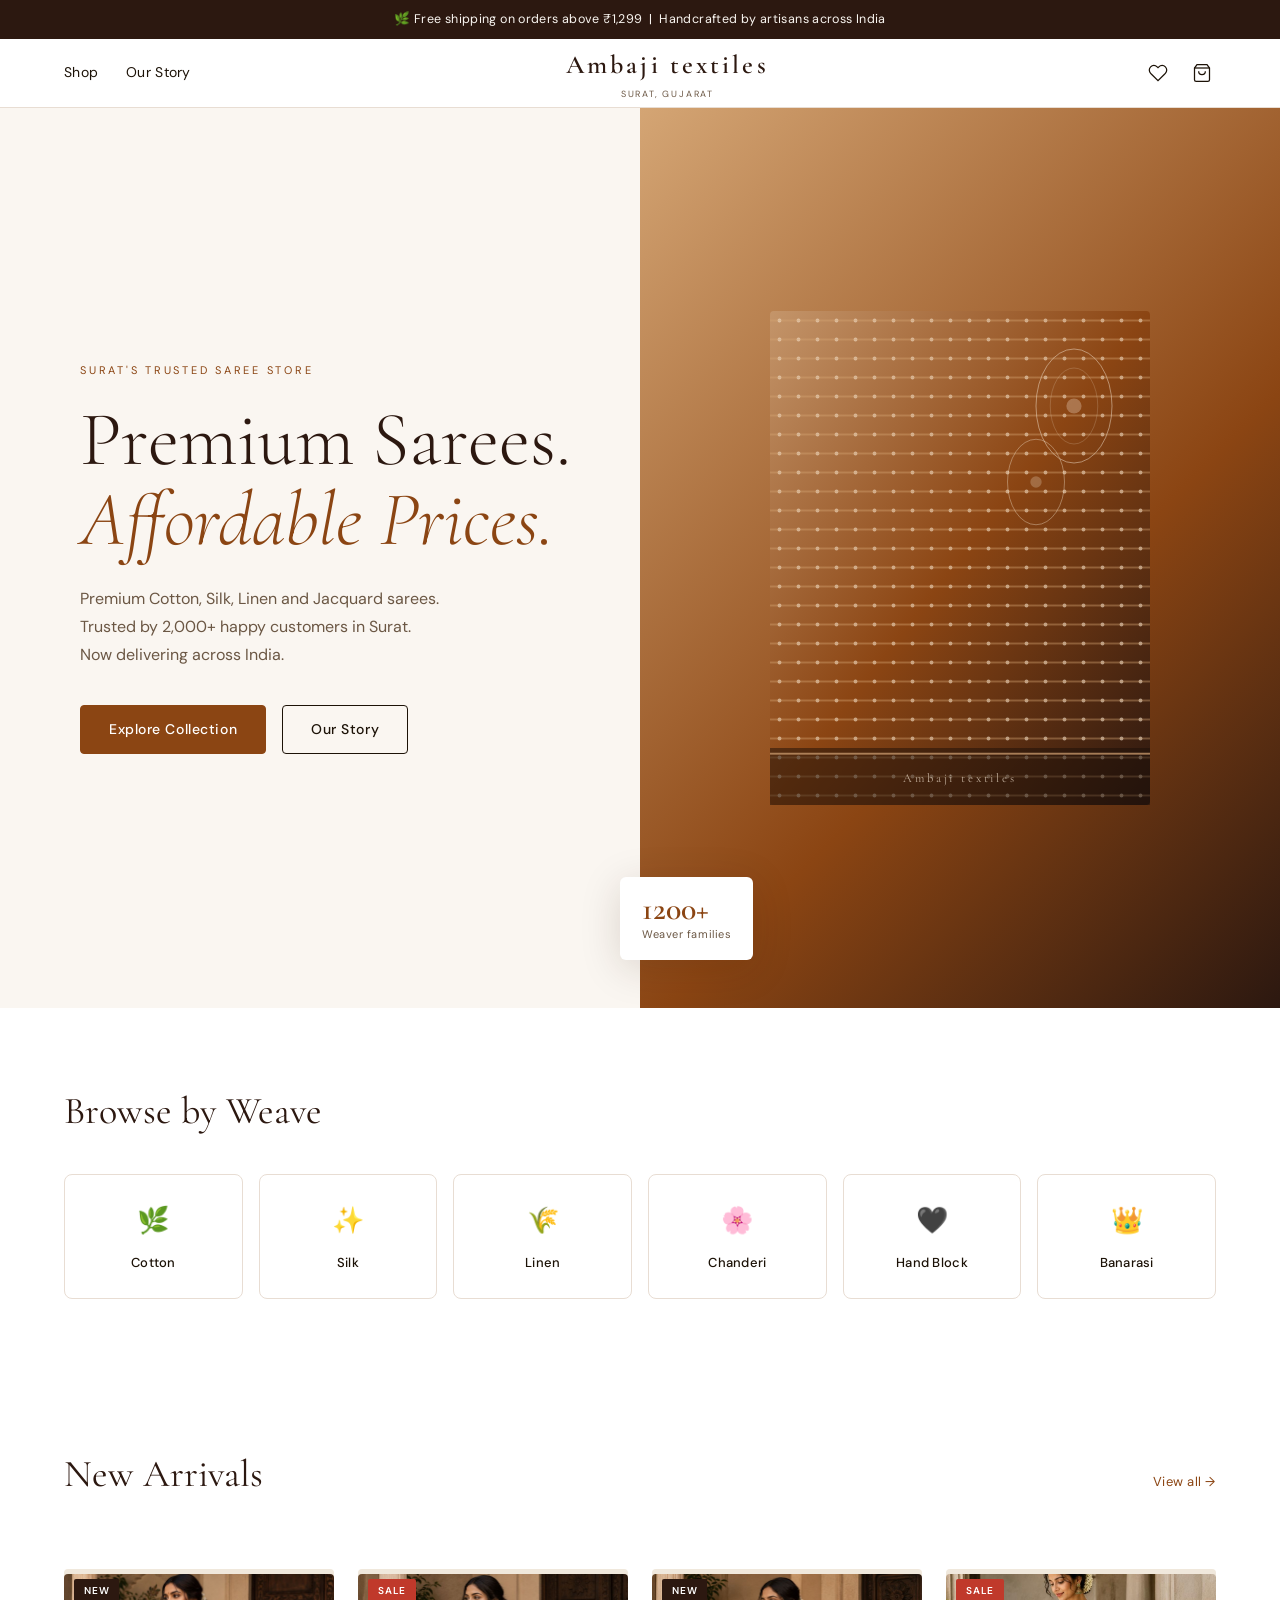
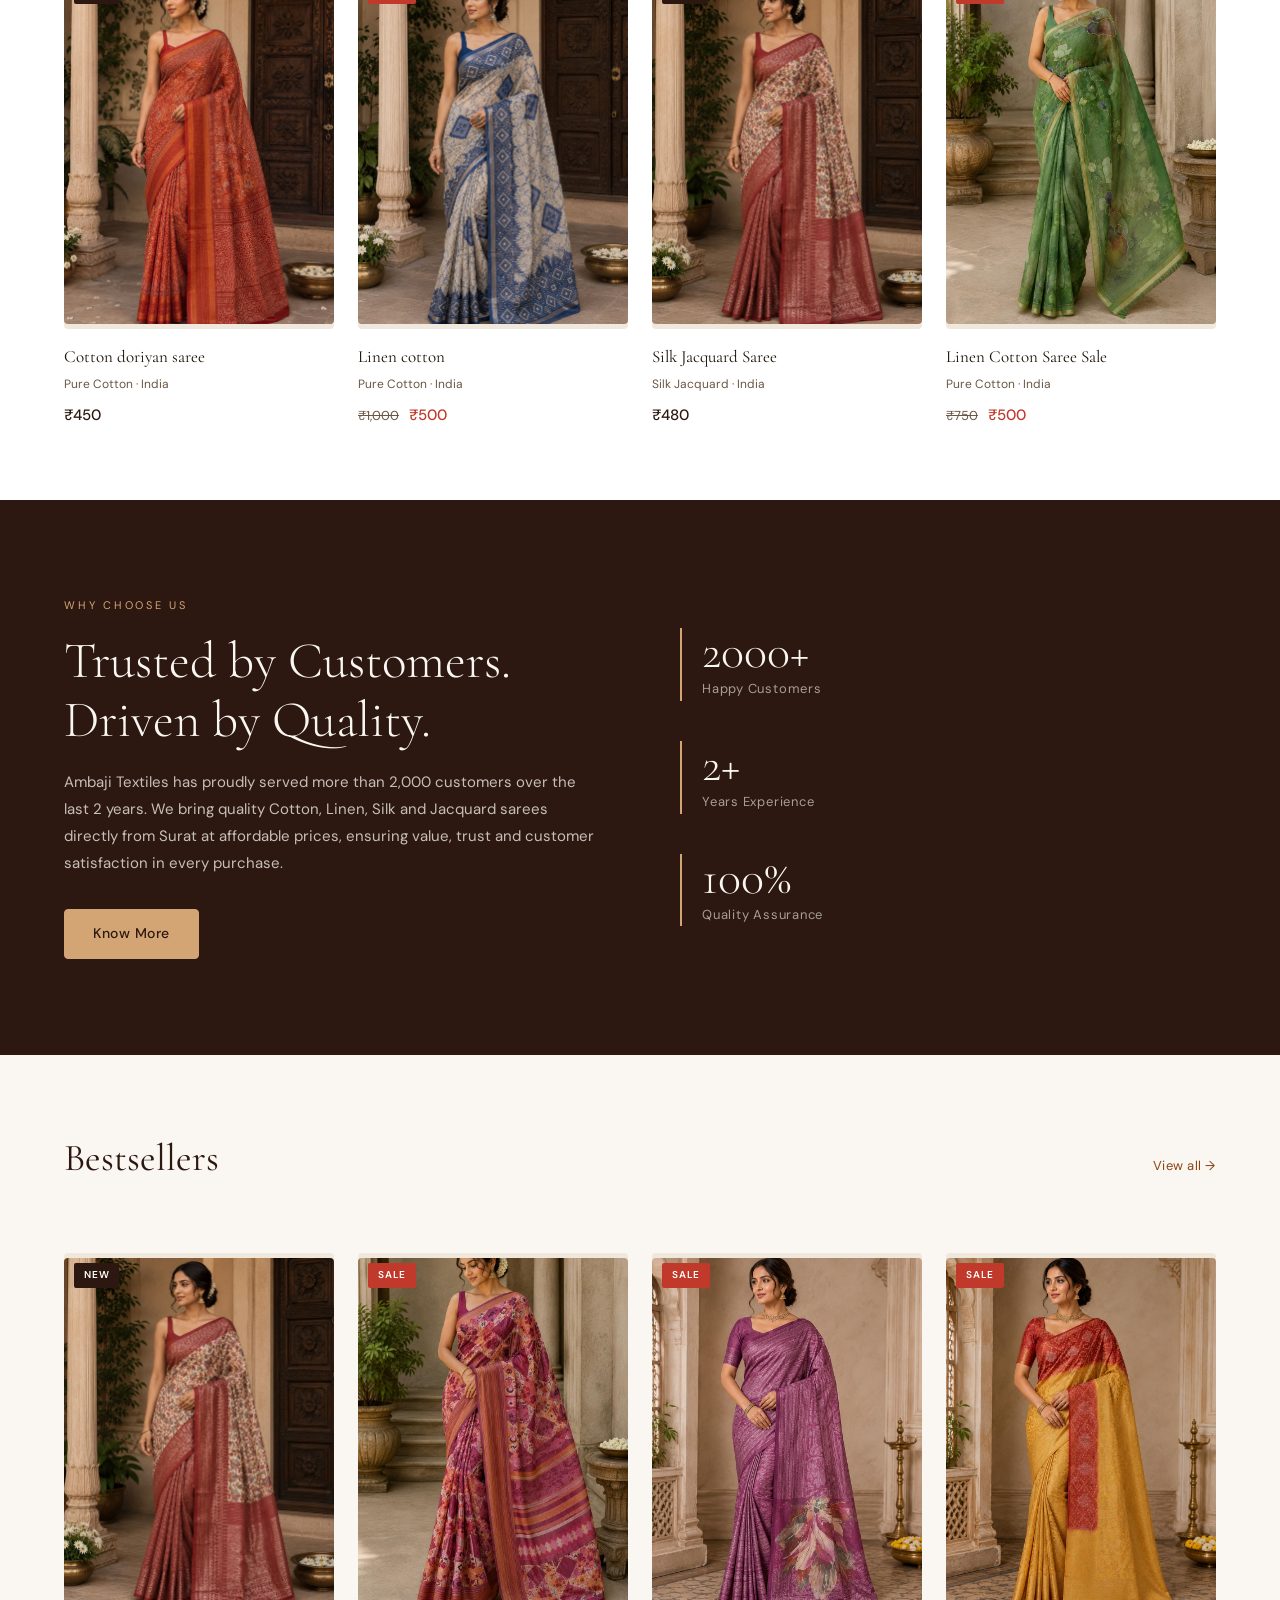
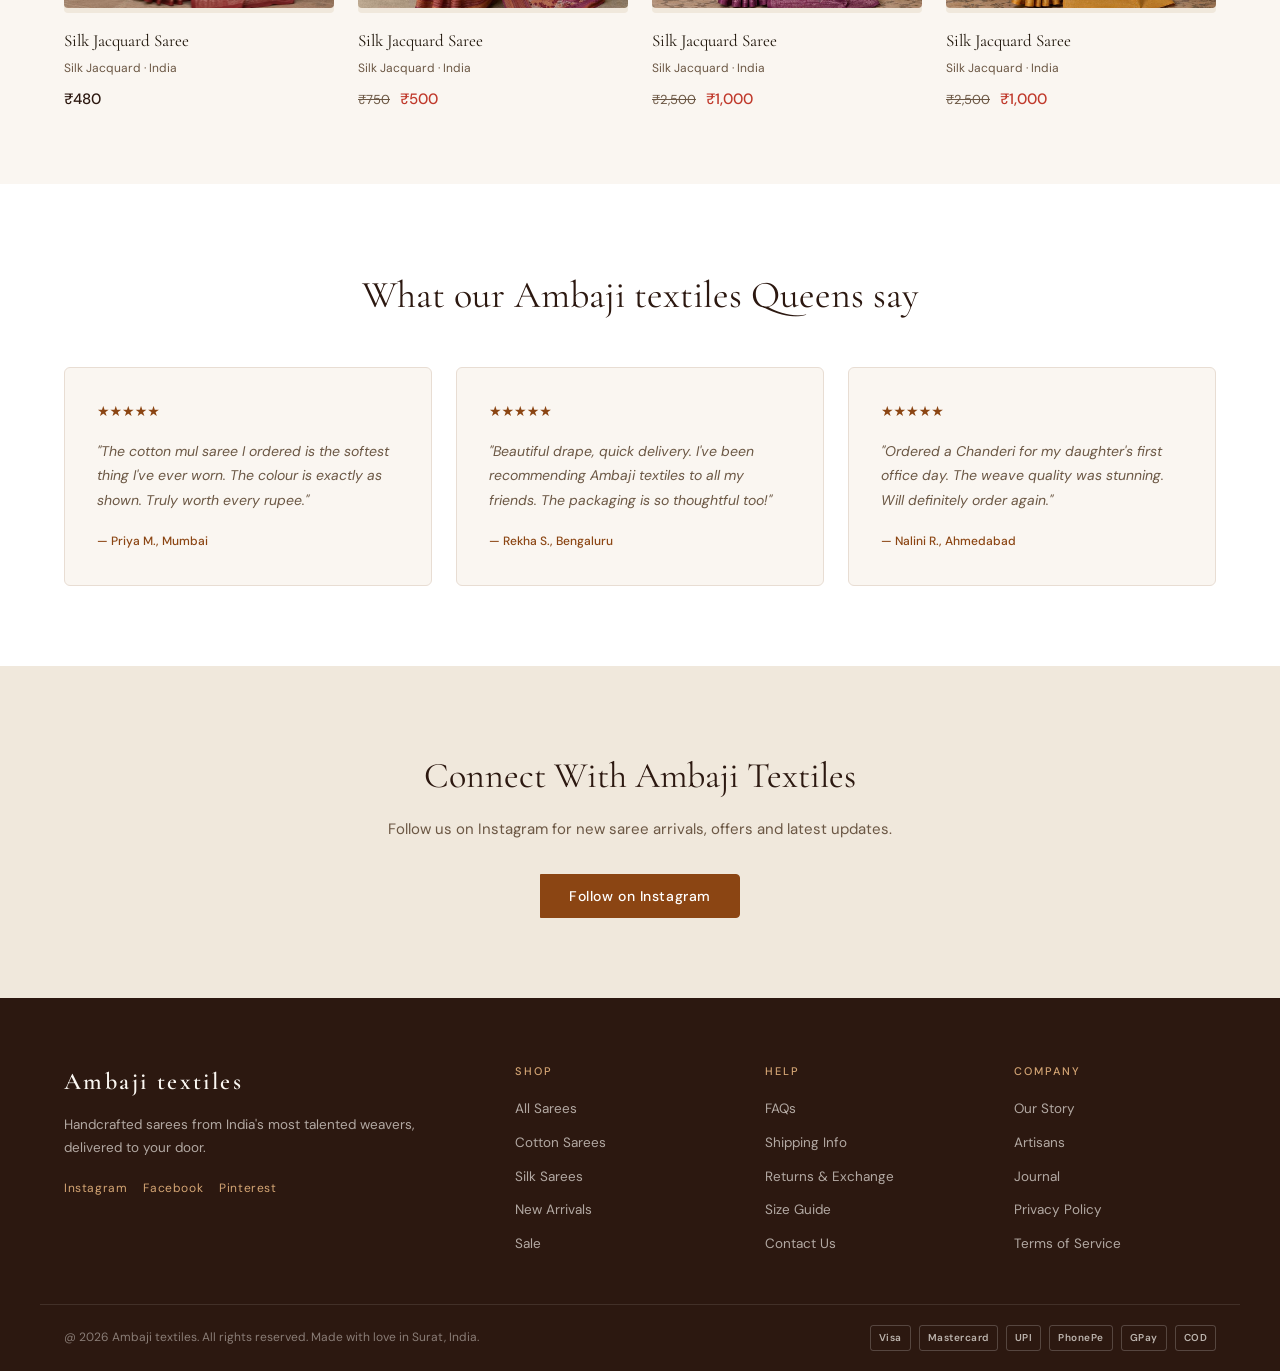
<file: index.html>
<!DOCTYPE html>
<html lang="en">
<head>
  <meta charset="UTF-8" />
  <meta name="viewport" content="width=device-width, initial-scale=1.0"/>
  <title>Ambaji textiles – Handwoven Sarees of India</title>
  <link rel="stylesheet" href="css/style.css" />
  <link href="https://fonts.googleapis.com/css2?family=Cormorant+Garamond:ital,wght@0,300;0,400;0,600;1,300;1,400&family=DM+Sans:wght@300;400;500&display=swap" rel="stylesheet"/>
</head>
<body>

<!-- ANNOUNCEMENT BAR -->
<div class="announcement-bar">
  🌿 Free shipping on orders above ₹1,299 &nbsp;|&nbsp; Handcrafted by artisans across India
</div>

<!-- HEADER -->
<header class="site-header">
  <div class="header-inner">
    <nav class="header-nav left-nav">
      <a href="pages/shop.html">Shop</a>
      
      <a href="pages/about.html">Our Story</a>
    </nav>
    <a href="index.html" class="logo">
      <span class="logo-main">Ambaji textiles</span>
      <span class="logo-sub">Surat, Gujarat</span>
    </a>
    <div class="header-actions">
      
      <a href="pages/wishlist.html" class="icon-btn" title="Wishlist">
        <svg width="20" height="20" viewBox="0 0 24 24" fill="none" stroke="currentColor" stroke-width="1.5"><path d="M20.84 4.61a5.5 5.5 0 0 0-7.78 0L12 5.67l-1.06-1.06a5.5 5.5 0 0 0-7.78 7.78l1.06 1.06L12 21.23l7.78-7.78 1.06-1.06a5.5 5.5 0 0 0 0-7.78z"/></svg>
      </a>
      <a href="pages/cart.html" class="icon-btn cart-icon" title="Cart">
        <svg width="20" height="20" viewBox="0 0 24 24" fill="none" stroke="currentColor" stroke-width="1.5"><path d="M6 2L3 6v14a2 2 0 0 0 2 2h14a2 2 0 0 0 2-2V6l-3-4z"/><line x1="3" y1="6" x2="21" y2="6"/><path d="M16 10a4 4 0 0 1-8 0"/></svg>
        <span class="cart-count" id="cartCount">0</span>
      </a>
    </div>
  </div>
</header>

<!-- HERO -->
<section class="hero">
  <div class="hero-content">
    <p class="hero-eyebrow">SURAT'S TRUSTED SAREE STORE</p>

<h1 class="hero-title">
  Premium Sarees.<br/>
  <em>Affordable Prices.</em>
</h1>

<p class="hero-desc">
  Premium Cotton, Silk, Linen and Jacquard sarees.<br>
  Trusted by 2,000+ happy customers in Surat.<br>
  Now delivering across India.
</p>
    <div class="hero-cta-group">
  <a href="pages/shop.html" class="btn btn-primary">Explore Collection</a>
  <a href="pages/about.html" class="btn btn-ghost">Our Story</a>
</div>
  </div>
  <div class="hero-image-block">
    <div class="hero-img-placeholder">
      <svg viewBox="0 0 400 520" xmlns="http://www.w3.org/2000/svg" class="hero-svg">
        <defs>
          <linearGradient id="sareeGrad" x1="0%" y1="0%" x2="100%" y2="100%">
            <stop offset="0%" style="stop-color:#C4956A;stop-opacity:1" />
            <stop offset="50%" style="stop-color:#8B4513;stop-opacity:1" />
            <stop offset="100%" style="stop-color:#2C1810;stop-opacity:1" />
          </linearGradient>
          <pattern id="borderPat" x="0" y="0" width="20" height="20" patternUnits="userSpaceOnUse">
            <rect width="20" height="20" fill="none"/>
            <circle cx="10" cy="10" r="2" fill="#F5E6D3" opacity="0.6"/>
            <rect x="0" y="9" width="20" height="2" fill="#D4A574" opacity="0.4"/>
          </pattern>
        </defs>
        <!-- Saree drape silhouette -->
        <rect width="400" height="520" fill="url(#sareeGrad)" rx="4"/>
        <rect width="400" height="520" fill="url(#borderPat)" rx="4"/>
        <!-- Pallu motifs -->
        <ellipse cx="320" cy="100" rx="40" ry="60" fill="none" stroke="#F5E6D3" stroke-width="1" opacity="0.5"/>
        <ellipse cx="320" cy="100" rx="25" ry="40" fill="none" stroke="#F5E6D3" stroke-width="0.5" opacity="0.4"/>
        <circle cx="320" cy="100" r="8" fill="#F5E6D3" opacity="0.3"/>
        <ellipse cx="280" cy="180" rx="30" ry="45" fill="none" stroke="#F5E6D3" stroke-width="1" opacity="0.4"/>
        <circle cx="280" cy="180" r="6" fill="#F5E6D3" opacity="0.25"/>
        <!-- Border line -->
        <rect x="0" y="460" width="400" height="60" fill="#1a0f08" opacity="0.5" rx="0"/>
        <rect x="0" y="465" width="400" height="2" fill="#C4956A" opacity="0.8"/>
        <text x="200" y="496" text-anchor="middle" font-family="Cormorant Garamond" font-size="13" fill="#F5E6D3" opacity="0.7" letter-spacing="3">Ambaji textiles</text>
      </svg>
    </div>
    <div class="hero-badge">
      <span class="badge-num">1200+</span>
      <span class="badge-label">Weaver families</span>
    </div>
  </div>
</section>

<!-- CATEGORY STRIP -->
<section class="category-strip">
  <div class="container">
    <h2 class="section-title">Browse by Weave</h2>
    <div class="category-grid">
      <a href="pages/shop.html?cat=cotton" class="cat-card">
        <div class="cat-icon">🌿</div>
        <span>Cotton</span>
      </a>
      <a href="pages/shop.html?cat=silk" class="cat-card">
        <div class="cat-icon">✨</div>
        <span>Silk</span>
      </a>
      <a href="pages/shop.html?cat=linen" class="cat-card">
        <div class="cat-icon">🌾</div>
        <span>Linen</span>
      </a>
      <a href="pages/shop.html?cat=chanderi" class="cat-card">
        <div class="cat-icon">🌸</div>
        <span>Chanderi</span>
      </a>
      <a href="pages/shop.html?cat=handblock" class="cat-card">
        <div class="cat-icon">🖤</div>
        <span>Hand Block</span>
      </a>
      <a href="pages/shop.html?cat=banarasi" class="cat-card">
        <div class="cat-icon">👑</div>
        <span>Banarasi</span>
      </a>
    </div>
  </div>
</section>

<!-- FEATURED PRODUCTS -->
<section class="featured-section">
  <div class="container">
    <div class="section-header">
      <h2 class="section-title">New Arrivals</h2>
      <a href="pages/shop.html" class="see-all">View all →</a>
    </div>
    <div class="product-grid" id="featuredGrid">
      <!-- Populated by JS -->
    </div>
  </div>
</section>

<!-- BRAND STORY BANNER -->
<section class="story-banner">
  <div class="story-inner container">
    <div class="story-text">
      <p class="story-eyebrow">Why Choose Us</p>

<h2>
  Trusted by Customers.<br/>
  Driven by Quality.
</h2>

<p>
  Ambaji Textiles has proudly served more than 2,000 customers over the last 2 years.
  We bring quality Cotton, Linen, Silk and Jacquard sarees directly from Surat at affordable prices, ensuring value, trust and customer satisfaction in every purchase.
</p>

<a href="pages/about.html" class="btn btn-primary">Know More</a>
    </div>
    <div class="story-stats">
      <div class="stat">
    <span class="stat-num">2000+</span>
    <span class="stat-label">Happy Customers</span>
</div>

<div class="stat">
    <span class="stat-num">2+</span>
    <span class="stat-label">Years Experience</span>
</div>

<div class="stat">
    <span class="stat-num">100%</span>
    <span class="stat-label">Quality Assurance</span>
</div>
    </div>
  </div>
</section>

<!-- BESTSELLERS -->
<section class="featured-section bg-cream">
  <div class="container">
    <div class="section-header">
      <h2 class="section-title">Bestsellers</h2>
      <a href="pages/shop.html" class="see-all">View all →</a>
    </div>
    <div class="product-grid" id="bestsellersGrid">
    </div>
  </div>
</section>

<!-- TESTIMONIALS -->
<section class="testimonials">
  <div class="container">
    <h2 class="section-title center">What our Ambaji textiles Queens say</h2>
    <div class="testimonial-grid">
      <div class="testimonial-card">
        <div class="stars">★★★★★</div>
        <p>"The cotton mul saree I ordered is the softest thing I've ever worn. The colour is exactly as shown. Truly worth every rupee."</p>
        <span class="reviewer">— Priya M., Mumbai</span>
      </div>
      <div class="testimonial-card">
        <div class="stars">★★★★★</div>
        <p>"Beautiful drape, quick delivery. I've been recommending Ambaji textiles to all my friends. The packaging is so thoughtful too!"</p>
        <span class="reviewer">— Rekha S., Bengaluru</span>
      </div>
      <div class="testimonial-card">
        <div class="stars">★★★★★</div>
        <p>"Ordered a Chanderi for my daughter's first office day. The weave quality was stunning. Will definitely order again."</p>
        <span class="reviewer">— Nalini R., Ahmedabad</span>
      </div>
    </div>
  </div>
</section>

<!-- NEWSLETTER -->
<section class="newsletter-section">
  <div class="container">
    <h2>Connect With Ambaji Textiles</h2>
<p>Follow us on Instagram for new saree arrivals, offers and latest updates.</p>
<div class="newsletter-form" style="display:flex; justify-content:center;">
  <a href="https://share.google/XzkCb8s1XlpyIvGOZ" target="_blank">
    <button class="btn btn-primary">
      Follow on Instagram
    </button>
  </a>
</div>
  </div>
</section>

<!-- FOOTER -->
<footer class="site-footer">
  <div class="footer-inner container">
    <div class="footer-col">
      <h3>Ambaji textiles</h3>
      <p>Handcrafted sarees from India's most talented weavers, delivered to your door.</p>
      <div class="social-links">
        <a href="https://share.google/XzkCb8s1XlpyIvGOZ" target="_blank">
  Instagram
</a>
        <a href="#">Facebook</a>
        <a href="#">Pinterest</a>
      </div>
    </div>
    <div class="footer-col">
      <h4>Shop</h4>
      <ul>
        <li><a href="pages/shop.html">All Sarees</a></li>
        <li><a href="pages/shop.html?cat=cotton">Cotton Sarees</a></li>
        <li><a href="pages/shop.html?cat=silk">Silk Sarees</a></li>
        <li><a href="pages/shop.html?cat=new">New Arrivals</a></li>
        <li><a href="pages/shop.html?cat=sale">Sale</a></li>
      </ul>
    </div>
    <div class="footer-col">
      <h4>Help</h4>
      <ul>
        <li><a href="pages/faq.html">FAQs</a></li>
        <li><a href="pages/shipping.html">Shipping Info</a></li>
        <li><a href="pages/returns.html">Returns & Exchange</a></li>
        <li><a href="pages/size-guide.html">Size Guide</a></li>
        <li><a href="pages/contact.html">Contact Us</a></li>
      </ul>
    </div>
    <div class="footer-col">
      <h4>Company</h4>
      <ul>
        <li><a href="pages/about.html">Our Story</a></li>
        <li><a href="pages/artisans.html">Artisans</a></li>
        <li><a href="pages/blog.html">Journal</a></li>
        <li><a href="pages/privacy.html">Privacy Policy</a></li>
        <li><a href="pages/terms.html">Terms of Service</a></li>
      </ul>
    </div>
  </div>
  <div class="footer-bottom">
    <div class="container">
      <p>@ 2026 Ambaji textiles. All rights reserved. Made with love in Surat, India.</p>
      <div class="payment-icons">
        <span class="pay-badge">Visa</span>
        <span class="pay-badge">Mastercard</span>
        <span class="pay-badge">UPI</span>
        <span class="pay-badge">PhonePe</span>
        <span class="pay-badge">GPay</span>
        <span class="pay-badge">COD</span>
      </div>
    </div>
  </div>
</footer>

<script src="js/data.js"></script>
<script src="js/cart.js"></script>
<script src="js/home.js"></script>
</body>
</html>
</file>
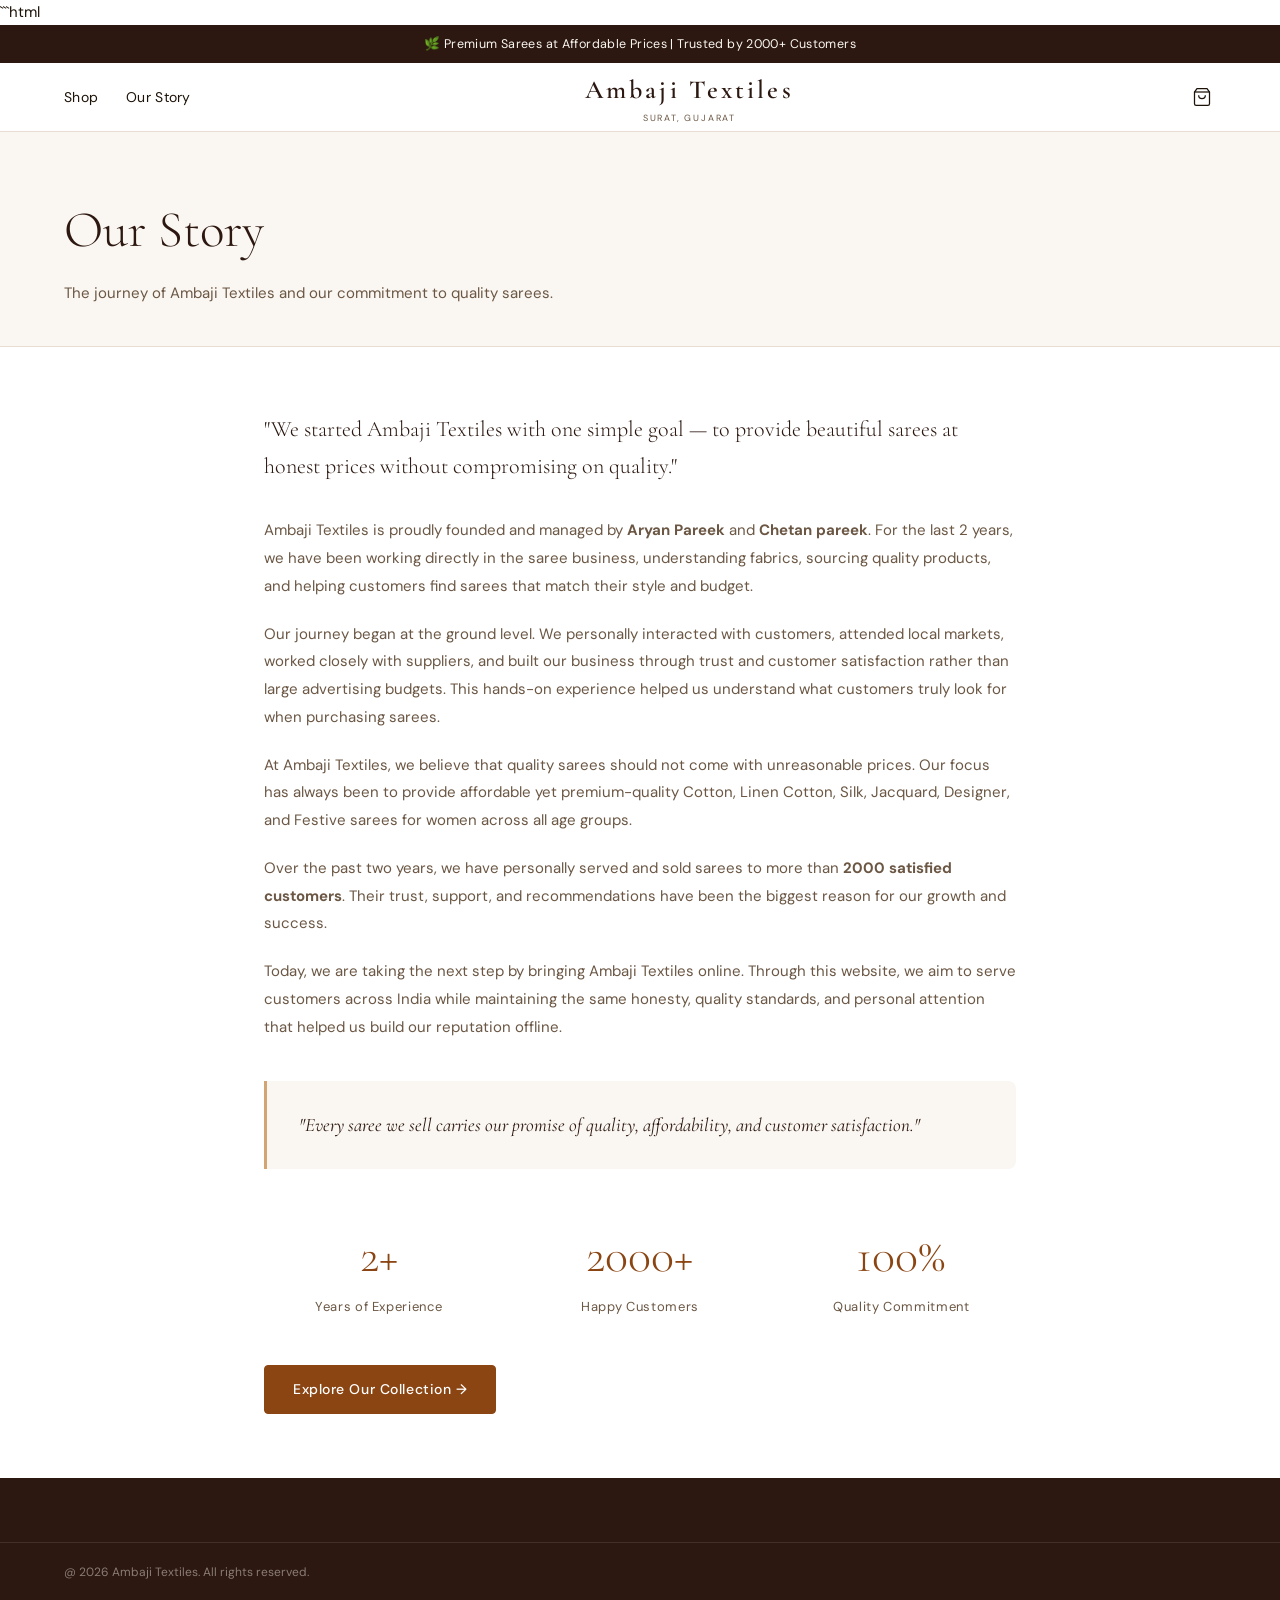
<file: pages/about.html>
```html
<!DOCTYPE html>
<html lang="en">
<head>
  <meta charset="UTF-8"/>
  <meta name="viewport" content="width=device-width, initial-scale=1.0"/>
  <title>Our Story – Ambaji Textiles</title>
  <link rel="stylesheet" href="../css/style.css"/>
  <link href="https://fonts.googleapis.com/css2?family=Cormorant+Garamond:ital,wght@0,300;0,400;0,600;1,300;1,400&family=DM+Sans:wght@300;400;500&display=swap" rel="stylesheet"/>
</head>
<body>

<div class="announcement-bar">
  🌿 Premium Sarees at Affordable Prices | Trusted by 2000+ Customers
</div>

<header class="site-header">
  <div class="header-inner">
    <nav class="header-nav left-nav">
      <a href="shop.html">Shop</a>
      
      <a href="about.html" class="active">Our Story</a>
    </nav>

    <a href="../index.html" class="logo">
      <span class="logo-main">Ambaji Textiles</span>
      <span class="logo-sub">Surat, Gujarat</span>
    </a>

    <div class="header-actions">
      <a href="cart.html" class="icon-btn cart-icon">
        <svg width="20" height="20" viewBox="0 0 24 24" fill="none" stroke="currentColor" stroke-width="1.5">
          <path d="M6 2L3 6v14a2 2 0 0 0 2 2h14a2 2 0 0 0 2-2V6l-3-4z"/>
          <line x1="3" y1="6" x2="21" y2="6"/>
          <path d="M16 10a4 4 0 0 1-8 0"/>
        </svg>
        <span class="cart-count" id="cartCount">0</span>
      </a>
    </div>
  </div>
</header>

<div class="page-header">
  <div class="container">
    <h1>Our Story</h1>
    <p>The journey of Ambaji Textiles and our commitment to quality sarees.</p>
  </div>
</div>

<div class="container" style="max-width:800px;padding:64px 24px;">

  <p style="font-family:var(--font-display);font-size:22px;font-weight:300;line-height:1.7;color:var(--clr-primary-dark);margin-bottom:32px;">
    "We started Ambaji Textiles with one simple goal — to provide beautiful sarees at honest prices without compromising on quality."
  </p>

  <p style="font-size:15px;line-height:1.85;color:var(--clr-text-muted);margin-bottom:20px;">
    Ambaji Textiles is proudly founded and managed by <strong>Aryan Pareek</strong> and <strong>Chetan pareek</strong>. For the last 2 years, we have been working directly in the saree business, understanding fabrics, sourcing quality products, and helping customers find sarees that match their style and budget.
  </p>

  <p style="font-size:15px;line-height:1.85;color:var(--clr-text-muted);margin-bottom:20px;">
    Our journey began at the ground level. We personally interacted with customers, attended local markets, worked closely with suppliers, and built our business through trust and customer satisfaction rather than large advertising budgets. This hands-on experience helped us understand what customers truly look for when purchasing sarees.
  </p>

  <p style="font-size:15px;line-height:1.85;color:var(--clr-text-muted);margin-bottom:20px;">
    At Ambaji Textiles, we believe that quality sarees should not come with unreasonable prices. Our focus has always been to provide affordable yet premium-quality Cotton, Linen Cotton, Silk, Jacquard, Designer, and Festive sarees for women across all age groups.
  </p>

  <p style="font-size:15px;line-height:1.85;color:var(--clr-text-muted);margin-bottom:20px;">
    Over the past two years, we have personally served and sold sarees to more than <strong>2000 satisfied customers</strong>. Their trust, support, and recommendations have been the biggest reason for our growth and success.
  </p>

  <p style="font-size:15px;line-height:1.85;color:var(--clr-text-muted);margin-bottom:40px;">
    Today, we are taking the next step by bringing Ambaji Textiles online. Through this website, we aim to serve customers across India while maintaining the same honesty, quality standards, and personal attention that helped us build our reputation offline.
  </p>

  <div style="background:var(--clr-cream);border-left:3px solid var(--clr-accent);padding:28px 32px;border-radius:0 8px 8px 0;margin-bottom:48px;">
    <p style="font-family:var(--font-display);font-size:19px;font-weight:400;font-style:italic;color:var(--clr-primary-dark);line-height:1.65;">
      "Every saree we sell carries our promise of quality, affordability, and customer satisfaction."
    </p>
  </div>

  <div style="display:grid;grid-template-columns:repeat(3,1fr);gap:32px;margin-bottom:48px;text-align:center;">
    <div>
      <div style="font-family:var(--font-display);font-size:48px;font-weight:300;color:var(--clr-primary);">2+</div>
      <div style="font-size:13px;color:var(--clr-text-muted);letter-spacing:0.05em;">Years of Experience</div>
    </div>

    <div>
      <div style="font-family:var(--font-display);font-size:48px;font-weight:300;color:var(--clr-primary);">2000+</div>
      <div style="font-size:13px;color:var(--clr-text-muted);letter-spacing:0.05em;">Happy Customers</div>
    </div>

    <div>
      <div style="font-family:var(--font-display);font-size:48px;font-weight:300;color:var(--clr-primary);">100%</div>
      <div style="font-size:13px;color:var(--clr-text-muted);letter-spacing:0.05em;">Quality Commitment</div>
    </div>
  </div>

  <a href="shop.html" class="btn btn-primary">Explore Our Collection →</a>

</div>

<footer class="site-footer">
  <div class="footer-bottom" style="border-top:1px solid rgba(255,255,255,0.1);">
    <div class="container">
      <p>@ 2026 Ambaji Textiles. All rights reserved.</p>
    </div>
  </div>
</footer>

<script src="../js/data.js"></script>
<script src="../js/cart.js"></script>

</body>
</html>
```
</file>
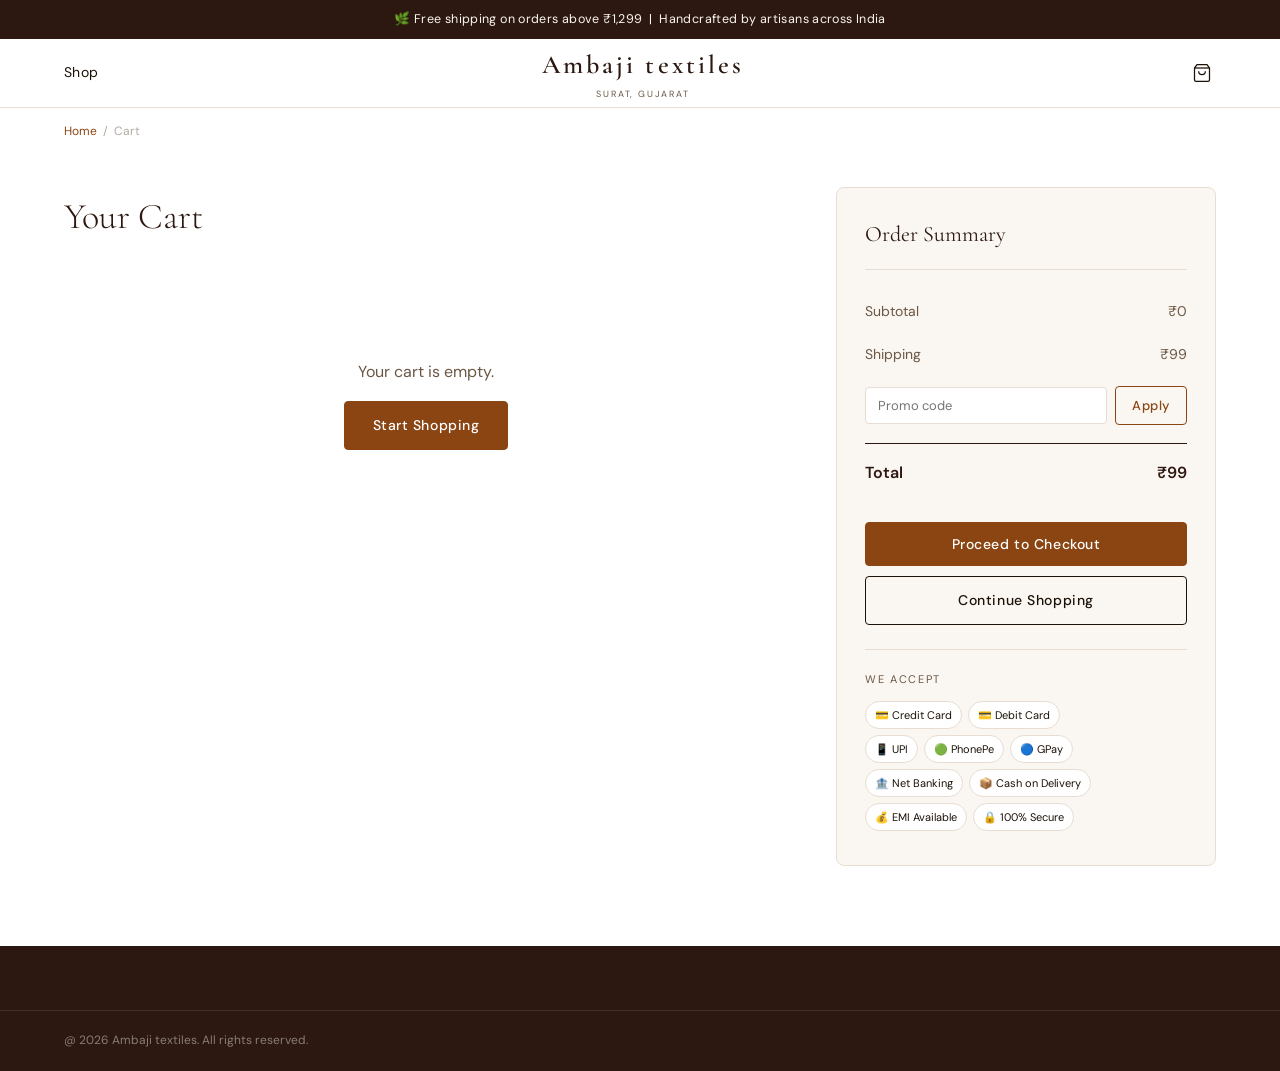
<file: pages/cart.html>
<!DOCTYPE html>
<html lang="en">
<head>
  <meta charset="UTF-8"/>
  <meta name="viewport" content="width=device-width, initial-scale=1.0"/>
  <title>Your Cart – Ambaji textiles</title>
  <link rel="stylesheet" href="../css/style.css"/>
  <link rel="stylesheet" href="../css/cart.css"/>
  <link href="https://fonts.googleapis.com/css2?family=Cormorant+Garamond:ital,wght@0,300;0,400;0,600;1,300;1,400&family=DM+Sans:wght@300;400;500&display=swap" rel="stylesheet"/>
</head>
<body>
<div class="announcement-bar">🌿 Free shipping on orders above ₹1,299 &nbsp;|&nbsp; Handcrafted by artisans across India</div>
<header class="site-header">
  <div class="header-inner">
    <nav class="header-nav left-nav">
      <a href="shop.html">Shop</a>
      
    </nav>
    <a href="../index.html" class="logo">
      <span class="logo-main">Ambaji textiles</span>
      <span class="logo-sub">Surat, Gujarat</span>
    </a>
    <div class="header-actions">
      <a href="cart.html" class="icon-btn cart-icon">
        <svg width="20" height="20" viewBox="0 0 24 24" fill="none" stroke="currentColor" stroke-width="1.5"><path d="M6 2L3 6v14a2 2 0 0 0 2 2h14a2 2 0 0 0 2-2V6l-3-4z"/><line x1="3" y1="6" x2="21" y2="6"/><path d="M16 10a4 4 0 0 1-8 0"/></svg>
        <span class="cart-count" id="cartCount">0</span>
      </a>
    </div>
  </div>
</header>

<div class="container">
  <nav class="breadcrumb"><a href="../index.html">Home</a><span>/</span><span>Cart</span></nav>
</div>

<div class="cart-layout container">
  <main class="cart-main">
    <h1 class="cart-title">Your Cart</h1>
    <div id="cartItems"></div>
    <div class="cart-empty" id="cartEmpty" style="display:none">
      <p>Your cart is empty.</p>
      <a href="shop.html" class="btn btn-primary" style="margin-top:16px">Start Shopping</a>
    </div>
  </main>

  <aside class="cart-summary">
    <h3>Order Summary</h3>
    <div class="summary-row">
      <span>Subtotal</span><span id="subtotal">₹0</span>
    </div>
    <div class="summary-row">
      <span>Shipping</span><span id="shipping">FREE</span>
    </div>
    <div class="summary-row promo-row">
      <input type="text" id="promoInput" placeholder="Promo code" class="promo-input"/>
      <button onclick="applyPromo()" class="btn btn-outline" style="padding:10px 16px;font-size:13px">Apply</button>
    </div>
    <div class="summary-row discount-row" id="discountRow" style="display:none">
      <span>Discount</span><span id="discountAmt" style="color:#C0392B">-₹0</span>
    </div>
    <div class="summary-total">
      <span>Total</span><span id="total">₹0</span>
    </div>
    <button class="btn btn-primary btn-full" onclick="proceedToCheckout()" style="margin-top:20px">Proceed to Checkout</button>
    <a href="shop.html" class="btn btn-ghost btn-full" style="margin-top:10px">Continue Shopping</a>

    <!-- PAYMENT METHODS INFO -->
    <div class="payment-methods">
      <p class="pay-title">We accept</p>
      <div class="pay-row">
        <span class="pay-chip">💳 Credit Card</span>
        <span class="pay-chip">💳 Debit Card</span>
      </div>
      <div class="pay-row">
        <span class="pay-chip">📱 UPI</span>
        <span class="pay-chip">🟢 PhonePe</span>
        <span class="pay-chip">🔵 GPay</span>
      </div>
      <div class="pay-row">
        <span class="pay-chip">🏦 Net Banking</span>
        <span class="pay-chip">📦 Cash on Delivery</span>
      </div>
      <div class="pay-row">
        <span class="pay-chip">💰 EMI Available</span>
        <span class="pay-chip">🔒 100% Secure</span>
      </div>
    </div>
  </aside>
</div>

<footer class="site-footer">
  <div class="footer-bottom" style="border-top:1px solid rgba(255,255,255,0.1);">
    <div class="container"><p>@ 2026 Ambaji textiles. All rights reserved.</p></div>
  </div>
</footer>

<script src="../js/data.js"></script>
<script src="../js/cart.js"></script>
<script>
let promoDiscount = 0;

function renderCart() {
  const items = Cart.items;
  const el = document.getElementById('cartItems');
  const empty = document.getElementById('cartEmpty');
  if (!items.length) {
    el.innerHTML = '';
    empty.style.display = 'block';
    updateSummary();
    return;
  }
  empty.style.display = 'none';
  el.innerHTML = items.map(item => {
    const p = PRODUCTS.find(x => x.id === item.id);
    if (!p) return '';
    return `
      <div class="cart-item" id="ci-${p.id}">
        <div class="ci-img">${getSVGForProduct(p)}</div>
        <div class="ci-details">
          <p class="ci-name">${p.name}</p>
          <p class="ci-sub">${p.weave}</p>
          <div class="ci-controls">
            <div class="qty-control">
              <button onclick="updateItem(${p.id}, ${item.qty - 1})">−</button>
              <span>${item.qty}</span>
              <button onclick="updateItem(${p.id}, ${item.qty + 1})">+</button>
            </div>
            <span class="ci-price">₹${(p.price * item.qty).toLocaleString('en-IN')}</span>
            <button class="ci-remove" onclick="removeItem(${p.id})">Remove</button>
          </div>
        </div>
      </div>`;
  }).join('');
  updateSummary();
}

function updateItem(id, qty) {
  if (qty <= 0) { Cart.remove(id); } else { Cart.updateQty(id, qty); }
  renderCart();
}
function removeItem(id) { Cart.remove(id); renderCart(); }

function updateSummary() {
  const sub = Cart.getTotal();
  const shipping = sub >= 1299 ? 0 : 99;
  const total = sub + shipping - promoDiscount;
  document.getElementById('subtotal').textContent = `₹${sub.toLocaleString('en-IN')}`;
  document.getElementById('shipping').textContent = shipping === 0 ? 'FREE' : `₹${shipping}`;
  document.getElementById('total').textContent = `₹${Math.max(0, total).toLocaleString('en-IN')}`;
  if (promoDiscount > 0) {
    document.getElementById('discountRow').style.display = 'flex';
    document.getElementById('discountAmt').textContent = `-₹${promoDiscount.toLocaleString('en-IN')}`;
  }
}

function applyPromo() {
  const code = document.getElementById('promoInput').value.trim().toUpperCase();
  const codes = { 'Ambaji textiles10': 0.10, 'FIRST15': 0.15, 'HANDLOOM20': 0.20 };
  if (codes[code]) {
    promoDiscount = Math.floor(Cart.getTotal() * codes[code]);
    showToast(`Promo applied! ${code} — ${codes[code]*100}% off 🎉`);
    updateSummary();
  } else {
    showToast('Invalid promo code.');
  }
}

function proceedToCheckout() {
  if (!Cart.items.length) { showToast('Your cart is empty!'); return; }
  window.location.href = 'checkout.html';
}

document.addEventListener('DOMContentLoaded', renderCart);
</script>
</body>
</html>
</file>
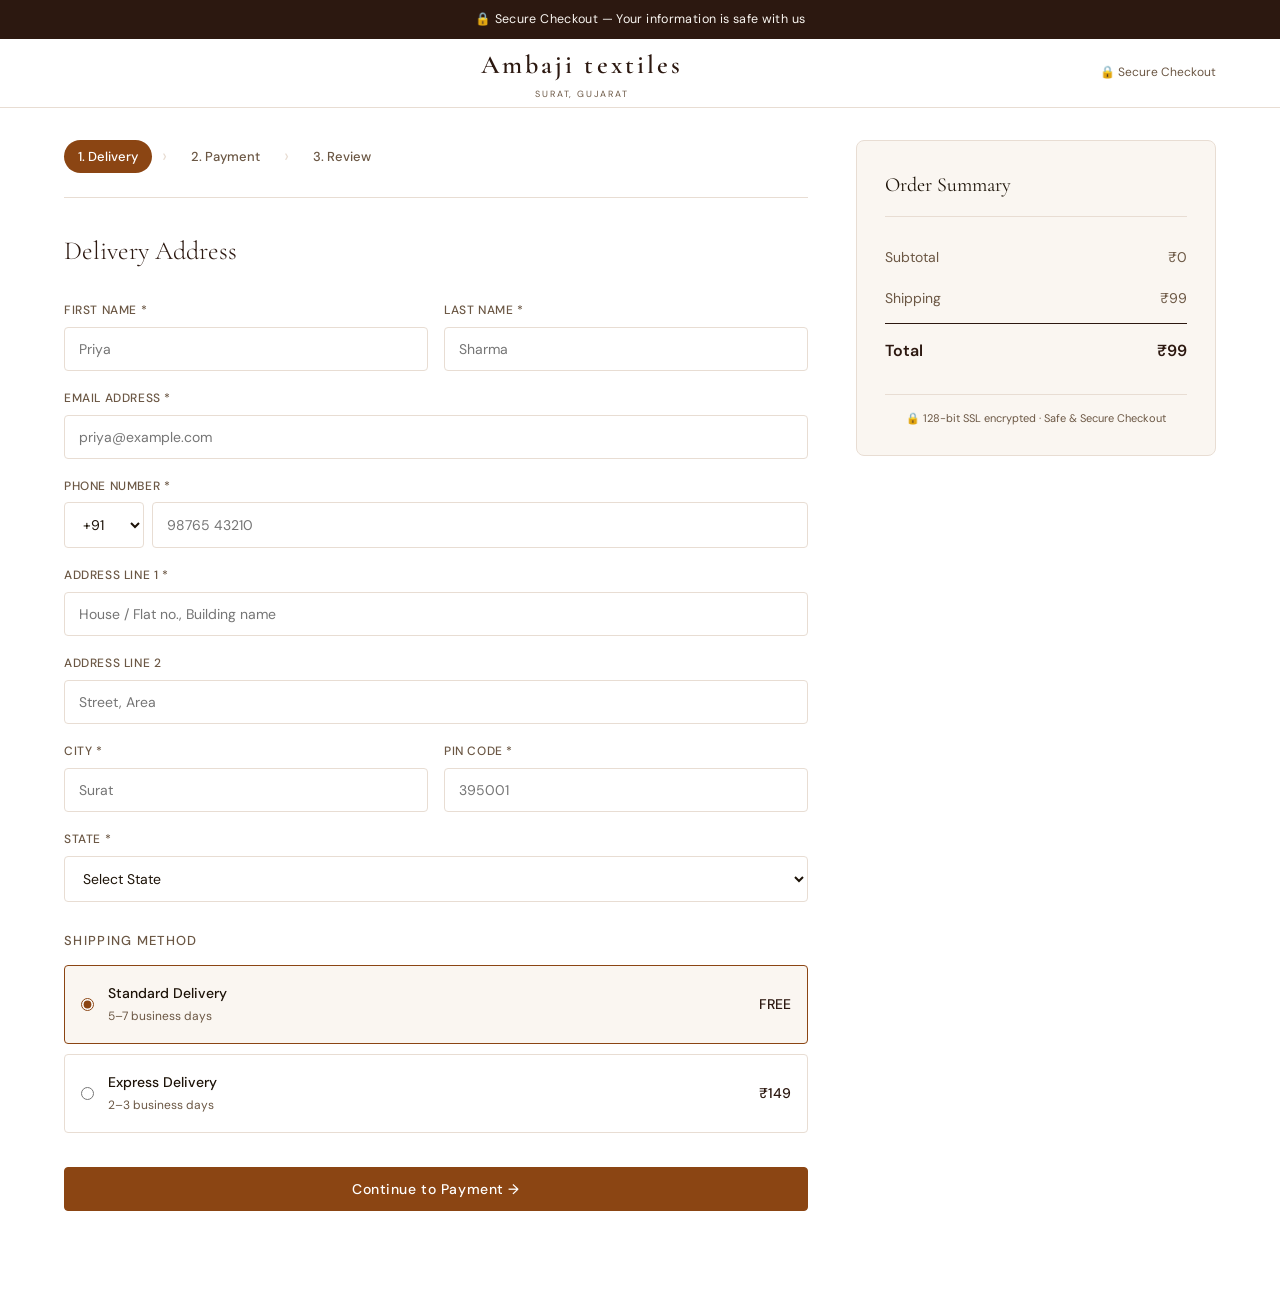
<file: pages/checkout.html>
<!DOCTYPE html>
<html lang="en">
<head>
  <meta charset="UTF-8"/>
  <meta name="viewport" content="width=device-width, initial-scale=1.0"/>
  <title>Checkout – Ambaji textiles</title>
  <link rel="stylesheet" href="../css/style.css"/>
  <link rel="stylesheet" href="../css/checkout.css"/>
  <link href="https://fonts.googleapis.com/css2?family=Cormorant+Garamond:ital,wght@0,300;0,400;0,600;1,300;1,400&family=DM+Sans:wght@300;400;500&display=swap" rel="stylesheet"/>
</head>
<body>
<div class="announcement-bar">🔒 Secure Checkout — Your information is safe with us</div>

<header class="site-header">
  <div class="header-inner">
    <div></div>
    <a href="../index.html" class="logo">
      <span class="logo-main">Ambaji textiles</span>
      <span class="logo-sub">Surat, Gujarat</span>
    </a>
    <div class="secure-badge">🔒 Secure Checkout</div>
  </div>
</header>

<div class="checkout-layout container">
  <!-- LEFT: FORM -->
  <main class="checkout-form-area">
    <!-- STEPS -->
    <div class="checkout-steps">
      <span class="step active" id="step1btn">1. Delivery</span>
      <span class="step-divider">›</span>
      <span class="step" id="step2btn">2. Payment</span>
      <span class="step-divider">›</span>
      <span class="step" id="step3btn">3. Review</span>
    </div>

    <!-- STEP 1: DELIVERY -->
    <div id="step1" class="step-panel">
      <h2 class="step-title">Delivery Address</h2>
      <div class="form-row">
        <div class="form-group">
          <label>First Name *</label>
          <input type="text" id="firstName" placeholder="Priya" class="form-input"/>
        </div>
        <div class="form-group">
          <label>Last Name *</label>
          <input type="text" id="lastName" placeholder="Sharma" class="form-input"/>
        </div>
      </div>
      <div class="form-group">
        <label>Email Address *</label>
        <input type="email" id="email" placeholder="priya@example.com" class="form-input"/>
      </div>
      <div class="form-group">
        <label>Phone Number *</label>
        <div class="phone-group">
          <select class="form-input" style="width:80px;flex-shrink:0"><option>+91</option></select>
          <input type="tel" id="phone" placeholder="98765 43210" class="form-input"/>
        </div>
      </div>
      <div class="form-group">
        <label>Address Line 1 *</label>
        <input type="text" id="addr1" placeholder="House / Flat no., Building name" class="form-input"/>
      </div>
      <div class="form-group">
        <label>Address Line 2</label>
        <input type="text" id="addr2" placeholder="Street, Area" class="form-input"/>
      </div>
      <div class="form-row">
        <div class="form-group">
          <label>City *</label>
          <input type="text" id="city" placeholder="Surat" class="form-input"/>
        </div>
        <div class="form-group">
          <label>PIN Code *</label>
          <input type="text" id="pin" placeholder="395001" class="form-input"/>
        </div>
      </div>
      <div class="form-group">
        <label>State *</label>
        <select id="state" class="form-input">
          <option value="">Select State</option>
          <option>Gujarat</option><option>Maharashtra</option><option>Rajasthan</option>
          <option>Delhi</option><option>Karnataka</option><option>Tamil Nadu</option>
          <option>West Bengal</option><option>Uttar Pradesh</option><option>Andhra Pradesh</option>
          <option>Madhya Pradesh</option><option>Kerala</option><option>Other</option>
        </select>
      </div>

      <div class="shipping-options">
        <h3>Shipping Method</h3>
        <label class="ship-opt">
          <input type="radio" name="shipping" value="standard" checked/>
          <div class="ship-details">
            <strong>Standard Delivery</strong>
            <span>5–7 business days</span>
          </div>
          <span class="ship-price" id="stdPrice">FREE</span>
        </label>
        <label class="ship-opt">
          <input type="radio" name="shipping" value="express"/>
          <div class="ship-details">
            <strong>Express Delivery</strong>
            <span>2–3 business days</span>
          </div>
          <span class="ship-price">₹149</span>
        </label>
      </div>

      <button class="btn btn-primary" style="width:100%;margin-top:24px" onclick="goToStep(2)">Continue to Payment →</button>
    </div>

    <!-- STEP 2: PAYMENT -->
    <div id="step2" class="step-panel" style="display:none">
      <h2 class="step-title">Payment Method</h2>
      <div class="payment-tabs">
        <button class="pay-tab active" onclick="selectPayTab('upi', this)">📱 UPI</button>
        <button class="pay-tab" onclick="selectPayTab('card', this)">💳 Card</button>
        <button class="pay-tab" onclick="selectPayTab('netbanking', this)">🏦 Net Banking</button>
        <button class="pay-tab" onclick="selectPayTab('cod', this)">📦 COD</button>
      </div>

      <!-- UPI -->
      <div id="upiPanel" class="pay-panel">
        <div class="form-group">
          <label>UPI ID</label>
          <div class="upi-input-row">
            <input type="text" id="upiId" placeholder="yourname@upi" class="form-input"/>
            <button class="btn btn-outline" onclick="verifyUPI()">Verify</button>
          </div>
          <p class="form-hint">Enter your UPI ID (e.g., 9876543210@paytm or name@okaxis)</p>
        </div>
        <div class="upi-apps">
          <p class="upi-apps-label">Or pay using</p>
          <div class="upi-app-btns">
            <button class="upi-app-btn" onclick="selectUPIApp('PhonePe')">
              <span>📱</span><span>PhonePe</span>
            </button>
            <button class="upi-app-btn" onclick="selectUPIApp('Google Pay')">
              <span>🔵</span><span>Google Pay</span>
            </button>
            <button class="upi-app-btn" onclick="selectUPIApp('Paytm')">
              <span>💙</span><span>Paytm</span>
            </button>
            <button class="upi-app-btn" onclick="selectUPIApp('BHIM')">
              <span>🇮🇳</span><span>BHIM</span>
            </button>
          </div>
        </div>
      </div>

      <!-- CARD -->
      <div id="cardPanel" class="pay-panel" style="display:none">
        <div class="form-group">
          <label>Card Number</label>
          <input type="text" placeholder="1234 5678 9012 3456" class="form-input" maxlength="19" oninput="formatCard(this)"/>
        </div>
        <div class="form-row">
          <div class="form-group">
            <label>Expiry Date</label>
            <input type="text" placeholder="MM / YY" class="form-input" maxlength="7"/>
          </div>
          <div class="form-group">
            <label>CVV</label>
            <input type="password" placeholder="•••" class="form-input" maxlength="4"/>
          </div>
        </div>
        <div class="form-group">
          <label>Cardholder Name</label>
          <input type="text" placeholder="As on card" class="form-input"/>
        </div>
        <label class="check-opt" style="margin-top:8px">
          <input type="checkbox"/> Save card for future payments (secure)
        </label>
        <div class="card-brands">
          <span>Visa</span><span>Mastercard</span><span>RuPay</span><span>Amex</span>
        </div>
      </div>

      <!-- NET BANKING -->
      <div id="netbankingPanel" class="pay-panel" style="display:none">
        <div class="form-group">
          <label>Select Your Bank</label>
          <select class="form-input">
            <option>— Select Bank —</option>
            <option>State Bank of India (SBI)</option>
            <option>HDFC Bank</option>
            <option>ICICI Bank</option>
            <option>Axis Bank</option>
            <option>Kotak Mahindra Bank</option>
            <option>Bank of Baroda</option>
            <option>Punjab National Bank</option>
            <option>Canara Bank</option>
            <option>Union Bank of India</option>
            <option>Other Bank</option>
          </select>
        </div>
        <p class="form-hint">You'll be redirected to your bank's secure net banking portal to complete payment.</p>
      </div>

      <!-- COD -->
      <div id="codPanel" class="pay-panel" style="display:none">
        <div class="cod-info">
          <div class="cod-icon">📦</div>
          <h3>Cash on Delivery</h3>
          <p>Pay in cash when your order arrives. No advance payment needed.</p>
          <ul class="cod-notes">
            <li>Available for orders up to ₹5,000</li>
            <li>Please keep exact change ready</li>
            <li>₹40 COD handling fee applies</li>
          </ul>
        </div>
      </div>

      <div class="checkout-nav">
        <button class="btn btn-ghost" onclick="goToStep(1)">← Back</button>
        <button class="btn btn-primary" onclick="goToStep(3)">Review Order →</button>
      </div>
    </div>

    <!-- STEP 3: REVIEW -->
    <div id="step3" class="step-panel" style="display:none">
      <h2 class="step-title">Review Your Order</h2>
      <div id="reviewContent"></div>
      <div class="checkout-nav">
        <button class="btn btn-ghost" onclick="goToStep(2)">← Back</button>
        <button class="btn btn-primary" style="flex:1" onclick="placeOrder()">Place Order 🎉</button>
      </div>
    </div>
  </main>

  <!-- RIGHT: ORDER SUMMARY -->
  <aside class="checkout-summary">
    <h3>Order Summary</h3>
    <div id="coSummaryItems"></div>
    <div class="summary-row"><span>Subtotal</span><span id="coSubtotal">₹0</span></div>
    <div class="summary-row"><span>Shipping</span><span id="coShipping">FREE</span></div>
    <div class="summary-total"><span>Total</span><span id="coTotal">₹0</span></div>
    <div class="secure-note">🔒 128-bit SSL encrypted · Safe & Secure Checkout</div>
  </aside>
</div>

<!-- ORDER SUCCESS MODAL -->
<div id="successModal" class="modal-overlay" style="display:none">
  <div class="modal-box">
    <div class="modal-icon">🎉</div>
    <h2>Order Placed!</h2>
    <p>Thank you for your order. You'll receive a confirmation on your email shortly.</p>
    <p class="order-num">Order #WV<span id="orderNum"></span></p>
    <a href="shop.html" class="btn btn-primary" style="margin-top:20px">Continue Shopping</a>
  </div>
</div>

<script src="../js/data.js"></script>
<script src="../js/cart.js"></script>
<script>
let currentStep = 1;

function goToStep(n) {
  if (n === 2) {
    if (!document.getElementById('firstName').value || !document.getElementById('email').value) {
      showToast('Please fill in required fields.');
      return;
    }
  }
  currentStep = n;
  [1,2,3].forEach(i => {
    document.getElementById(`step${i}`).style.display = i === n ? 'block' : 'none';
    const btn = document.getElementById(`step${i}btn`);
    btn.classList.toggle('active', i === n);
    btn.classList.toggle('done', i < n);
  });
  if (n === 3) buildReview();
}

function selectPayTab(tab, el) {
  document.querySelectorAll('.pay-tab').forEach(t => t.classList.remove('active'));
  el.classList.add('active');
  ['upi','card','netbanking','cod'].forEach(t => {
    document.getElementById(`${t}Panel`).style.display = t === tab ? 'block' : 'none';
  });
}

function verifyUPI() {
  const v = document.getElementById('upiId').value;
  if (v.includes('@')) showToast(`UPI ID verified: ${v} ✅`);
  else showToast('Please enter a valid UPI ID (e.g., name@upi)');
}

function selectUPIApp(app) { showToast(`Opening ${app}... (demo mode)`); }

function formatCard(el) {
  let v = el.value.replace(/\D/g,'').substring(0,16);
  el.value = v.replace(/(.{4})/g,'$1 ').trim();
}

function buildReview() {
  const fn = document.getElementById('firstName').value;
  const ln = document.getElementById('lastName').value;
  const addr = document.getElementById('addr1').value;
  const city = document.getElementById('city').value;
  const pin = document.getElementById('pin').value;
  document.getElementById('reviewContent').innerHTML = `
    <div class="review-section">
      <h4>Delivery To</h4>
      <p>${fn} ${ln}</p>
      <p>${addr}, ${city} ${pin}</p>
    </div>
    <div class="review-section">
      <h4>Items (${Cart.getCount()})</h4>
      ${Cart.items.map(item => {
        const p = PRODUCTS.find(x => x.id === item.id);
        return p ? `<div class="review-item"><span>${p.name} × ${item.qty}</span><span>₹${(p.price*item.qty).toLocaleString('en-IN')}</span></div>` : '';
      }).join('')}
    </div>`;
}

function placeOrder() {
  const num = Math.floor(100000 + Math.random() * 900000);
  document.getElementById('orderNum').textContent = num;
  document.getElementById('successModal').style.display = 'flex';
  Cart.clear();
}

function updateCoSummary() {
  const items = Cart.items;
  document.getElementById('coSummaryItems').innerHTML = items.map(item => {
    const p = PRODUCTS.find(x => x.id === item.id);
    return p ? `<div class="co-item"><span>${p.name} × ${item.qty}</span><span>₹${(p.price*item.qty).toLocaleString('en-IN')}</span></div>` : '';
  }).join('');
  const sub = Cart.getTotal();
  const ship = sub >= 1299 ? 0 : 99;
  document.getElementById('coSubtotal').textContent = `₹${sub.toLocaleString('en-IN')}`;
  document.getElementById('coShipping').textContent = ship === 0 ? 'FREE' : `₹${ship}`;
  document.getElementById('coTotal').textContent = `₹${(sub+ship).toLocaleString('en-IN')}`;
}

document.addEventListener('DOMContentLoaded', updateCoSummary);
</script>
</body>
</html>
</file>
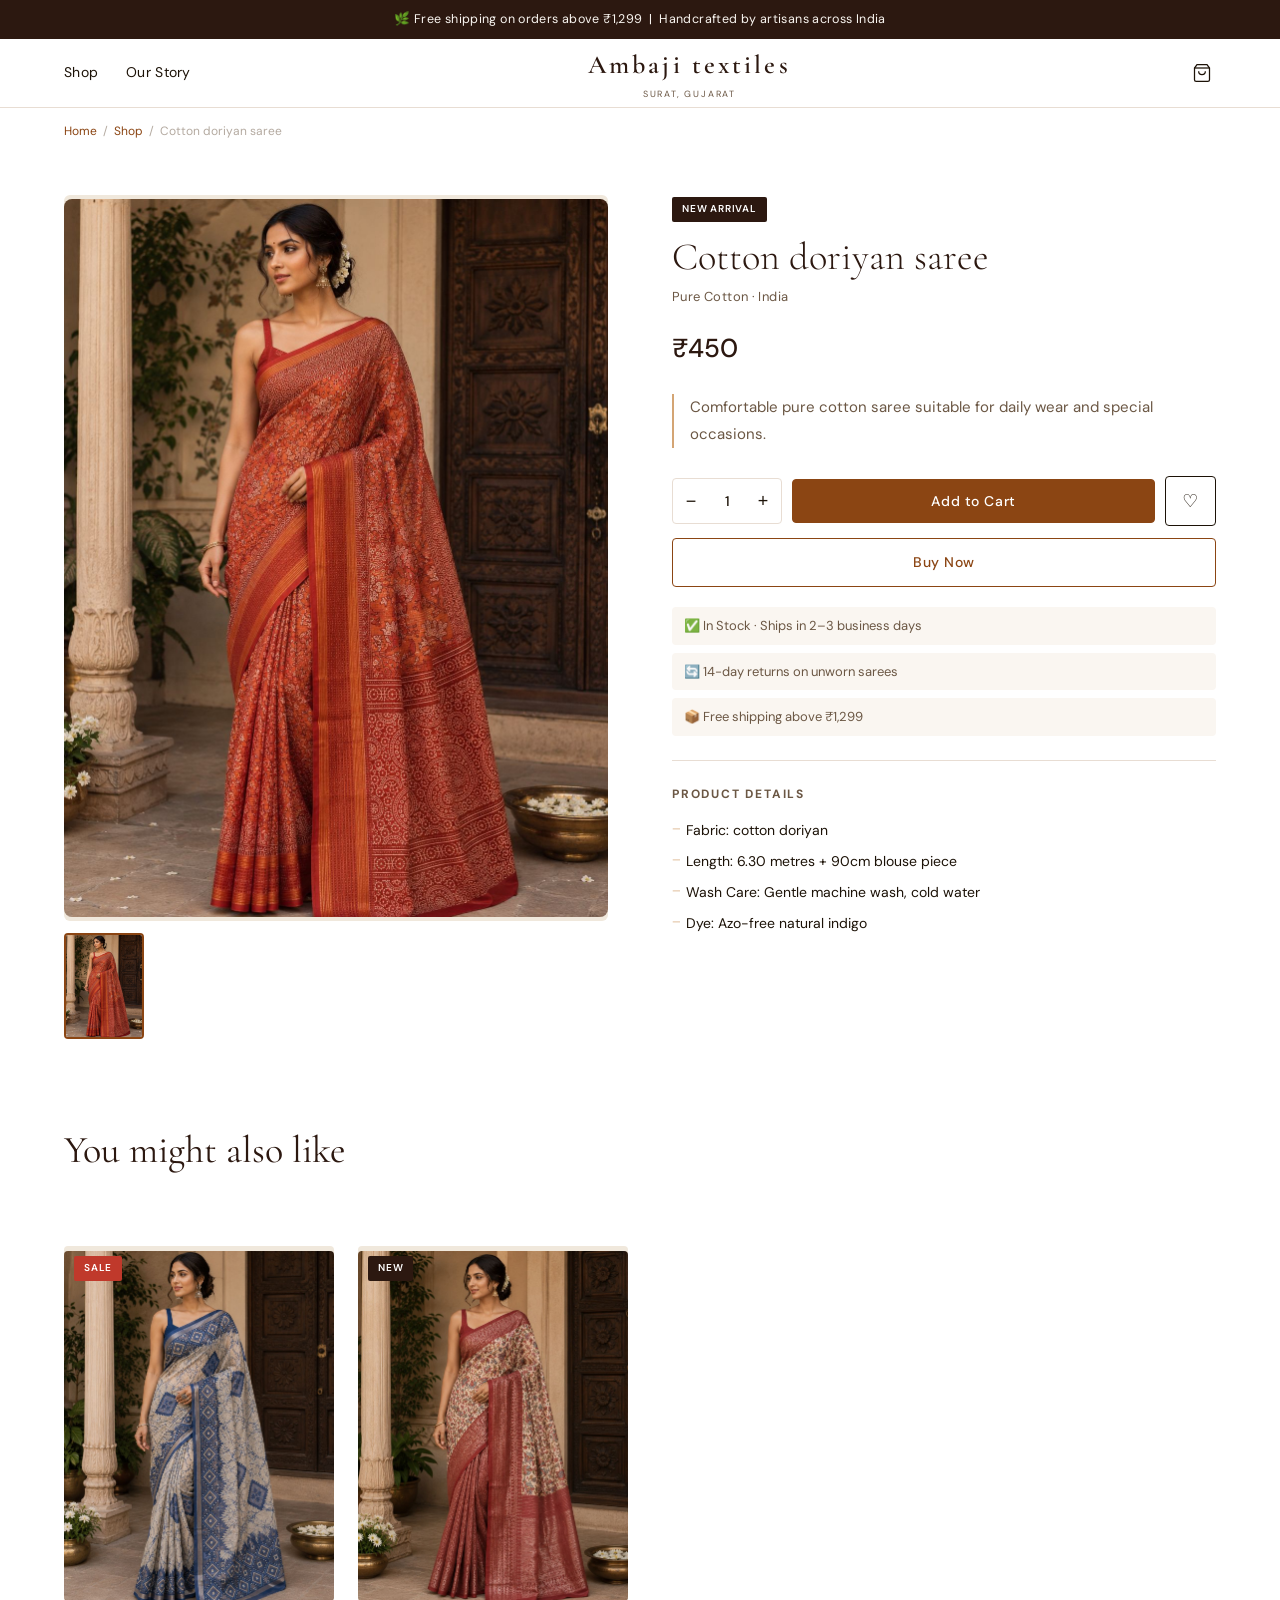
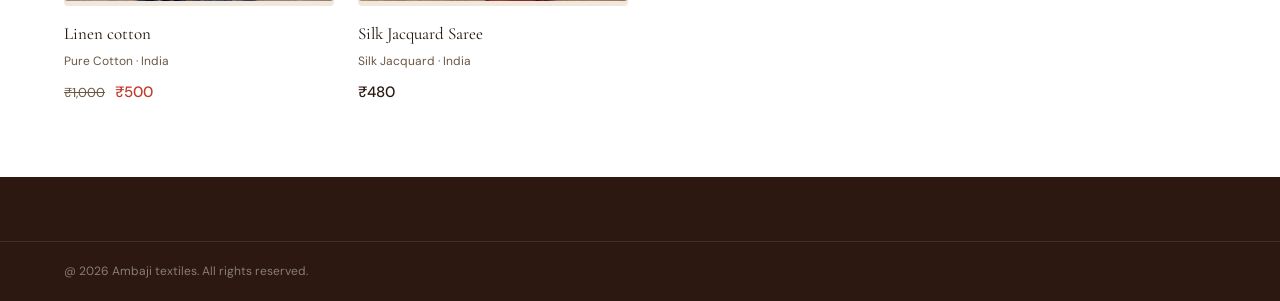
<file: pages/product.html>
<!DOCTYPE html>
<html lang="en">
<head>
  <meta charset="UTF-8"/>
  <meta name="viewport" content="width=device-width, initial-scale=1.0"/>
  <title>Product – Ambaji textiles</title>
  <link rel="stylesheet" href="../css/style.css"/>
  <link rel="stylesheet" href="../css/product.css"/>
  <link href="https://fonts.googleapis.com/css2?family=Cormorant+Garamond:ital,wght@0,300;0,400;0,600;1,300;1,400&family=DM+Sans:wght@300;400;500&display=swap" rel="stylesheet"/>
</head>
<body>

<div class="announcement-bar">🌿 Free shipping on orders above ₹1,299 &nbsp;|&nbsp; Handcrafted by artisans across India</div>

<header class="site-header">
  <div class="header-inner">
    <nav class="header-nav left-nav">
      <a href="shop.html">Shop</a>
      
      <a href="about.html">Our Story</a>
    </nav>
    <a href="../index.html" class="logo">
      <span class="logo-main">Ambaji textiles</span>
      <span class="logo-sub">Surat, Gujarat</span>
    </a>
    <div class="header-actions">
      <a href="cart.html" class="icon-btn cart-icon">
        <svg width="20" height="20" viewBox="0 0 24 24" fill="none" stroke="currentColor" stroke-width="1.5"><path d="M6 2L3 6v14a2 2 0 0 0 2 2h14a2 2 0 0 0 2-2V6l-3-4z"/><line x1="3" y1="6" x2="21" y2="6"/><path d="M16 10a4 4 0 0 1-8 0"/></svg>
        <span class="cart-count" id="cartCount">0</span>
      </a>
    </div>
  </div>
</header>

<div class="container">
  <nav class="breadcrumb"><a href="../index.html">Home</a><span>/</span><a href="shop.html">Shop</a><span>/</span><span id="prodBreadcrumb">Product</span></nav>
</div>

<div class="product-detail container" id="productDetail">
  <div class="pd-gallery">
    <div class="pd-main-img" id="mainImg"></div>
    <div class="pd-thumbs" id="thumbs"></div>
  </div>
  <div class="pd-info">
    <div id="prodContent"></div>
  </div>
</div>

<!-- RECENTLY VIEWED / YOU MAY LIKE -->
<section class="featured-section" style="padding-top:0;">
  <div class="container">
    <div class="section-header">
      <h2 class="section-title">You might also like</h2>
    </div>
    <div class="product-grid" id="relatedGrid"></div>
  </div>
</section>

<footer class="site-footer">
  <div class="footer-bottom" style="border-top:1px solid rgba(255,255,255,0.1);">
    <div class="container"><p>@ 2026 Ambaji textiles. All rights reserved.</p></div>
  </div>
</footer>

<script src="../js/data.js"></script>
<script src="../js/cart.js"></script>
<script>
document.addEventListener('DOMContentLoaded', () => {
  const params = new URLSearchParams(window.location.search);
  const id = parseInt(params.get('id'));
  const product = PRODUCTS.find(p => p.id === id) || PRODUCTS[0];

  document.title = `${product.name} – Ambaji textiles`;
  document.getElementById('prodBreadcrumb').textContent = product.name;

  // Main image
  document.getElementById('mainImg').innerHTML = `
  <img src="../${product.images[0]}"
       alt="${product.name}"
       style="width:100%;height:auto;border-radius:8px;">
`;

document.getElementById('thumbs').innerHTML = `
  <div class="thumb active" onclick="selectThumb(this)">
    <img src="../${product.images[0]}"
         alt="${product.name}"
         style="width:100%;height:100%;object-fit:cover;">
  </div>
`;

  // Product info
  document.getElementById('prodContent').innerHTML = `
    ${product.badge ? `<span class="product-badge ${product.badge === 'sale' ? 'badge-sale' : 'badge-new'}" style="position:relative;top:auto;left:auto;display:inline-block;margin-bottom:12px">${product.badge === 'sale' ? 'SALE' : 'NEW ARRIVAL'}</span>` : ''}
    <h1 class="pd-title">${product.name}</h1>
    <p class="pd-weave">${product.weave}</p>
    <div class="pd-price">
      ${product.originalPrice ? `<span class="original">₹${product.originalPrice.toLocaleString('en-IN')}</span>` : ''}
      <span class="current ${product.originalPrice ? 'discounted' : ''}">₹${product.price.toLocaleString('en-IN')}</span>
    </div>
    <p class="pd-desc">${product.description}</p>
    <div class="pd-actions">
      <div class="qty-control">
        <button onclick="changeQty(-1)">−</button>
        <span id="qtyDisplay">1</span>
        <button onclick="changeQty(1)">+</button>
      </div>
      <button class="btn btn-primary pd-atc" onclick="addToCart(${product.id})">Add to Cart</button>
      <button class="btn btn-ghost pd-wishlist" onclick="wishlistAdd(${product.id})" title="Wishlist">♡</button>
    </div>
    <a href="cart.html" class="btn btn-outline btn-full" style="margin-top:10px">Buy Now</a>
    <div class="pd-meta">
      <div class="meta-item">✅ In Stock · Ships in 2–3 business days</div>
      <div class="meta-item">🔄 14-day returns on unworn sarees</div>
      <div class="meta-item">📦 Free shipping above ₹1,299</div>
    </div>
    <div class="pd-details">
      <h4>Product Details</h4>
      <ul>${product.details.map(d => `<li>${d}</li>`).join('')}</ul>
    </div>
  `;

  // Related
  const related = PRODUCTS.filter(p => p.id !== product.id && (p.category === product.category || p.tags.some(t => product.tags.includes(t)))).slice(0, 4);
  document.getElementById('relatedGrid').innerHTML = related.map(buildProductCard).join('');
});

function changeQty(delta) {
  const el = document.getElementById('qtyDisplay');
  let v = parseInt(el.textContent) + delta;
  if (v < 1) v = 1;
  if (v > 10) v = 10;
  el.textContent = v;
}

function selectThumb(el) {
  document.querySelectorAll('.thumb').forEach(t => t.classList.remove('active'));
  el.classList.add('active');
}
</script>
</body>
</html>
</file>
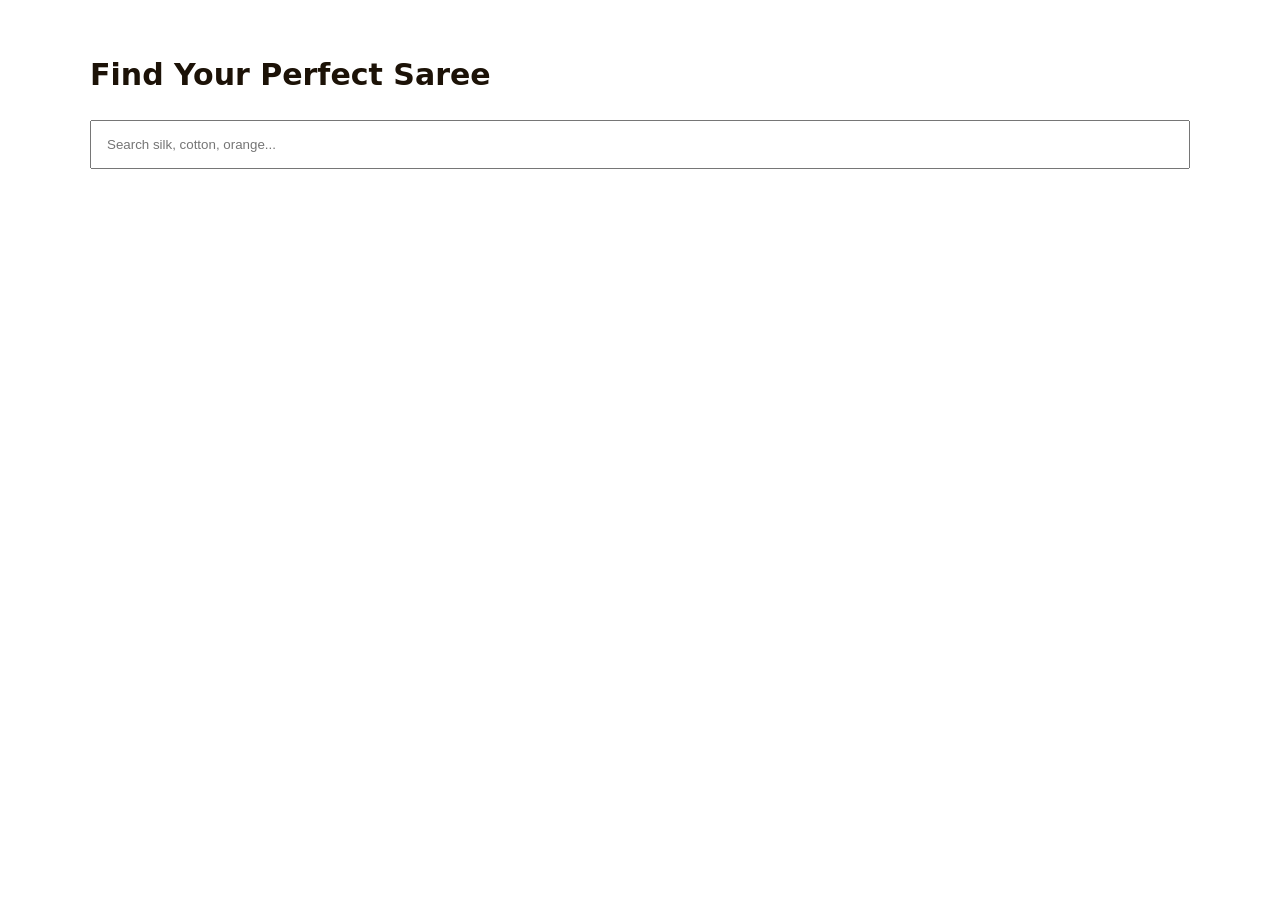
<file: pages/search.html>
<!DOCTYPE html>
<html>
<head>
    <title>Search - Ambaji Textiles</title>
    <link rel="stylesheet" href="../css/style.css">
</head>
<body>

<div class="container" style="padding:50px;">

    <h1>Find Your Perfect Saree</h1>

    <input
        type="text"
        id="searchInput"
        placeholder="Search silk, cotton, orange..."
        style="width:100%;padding:15px;margin:20px 0;"
    >

    <div id="results" class="product-grid"></div>

</div>

<script src="../js/data.js"></script>
<script src="../js/search.js"></script>

</body>
</html>
</file>
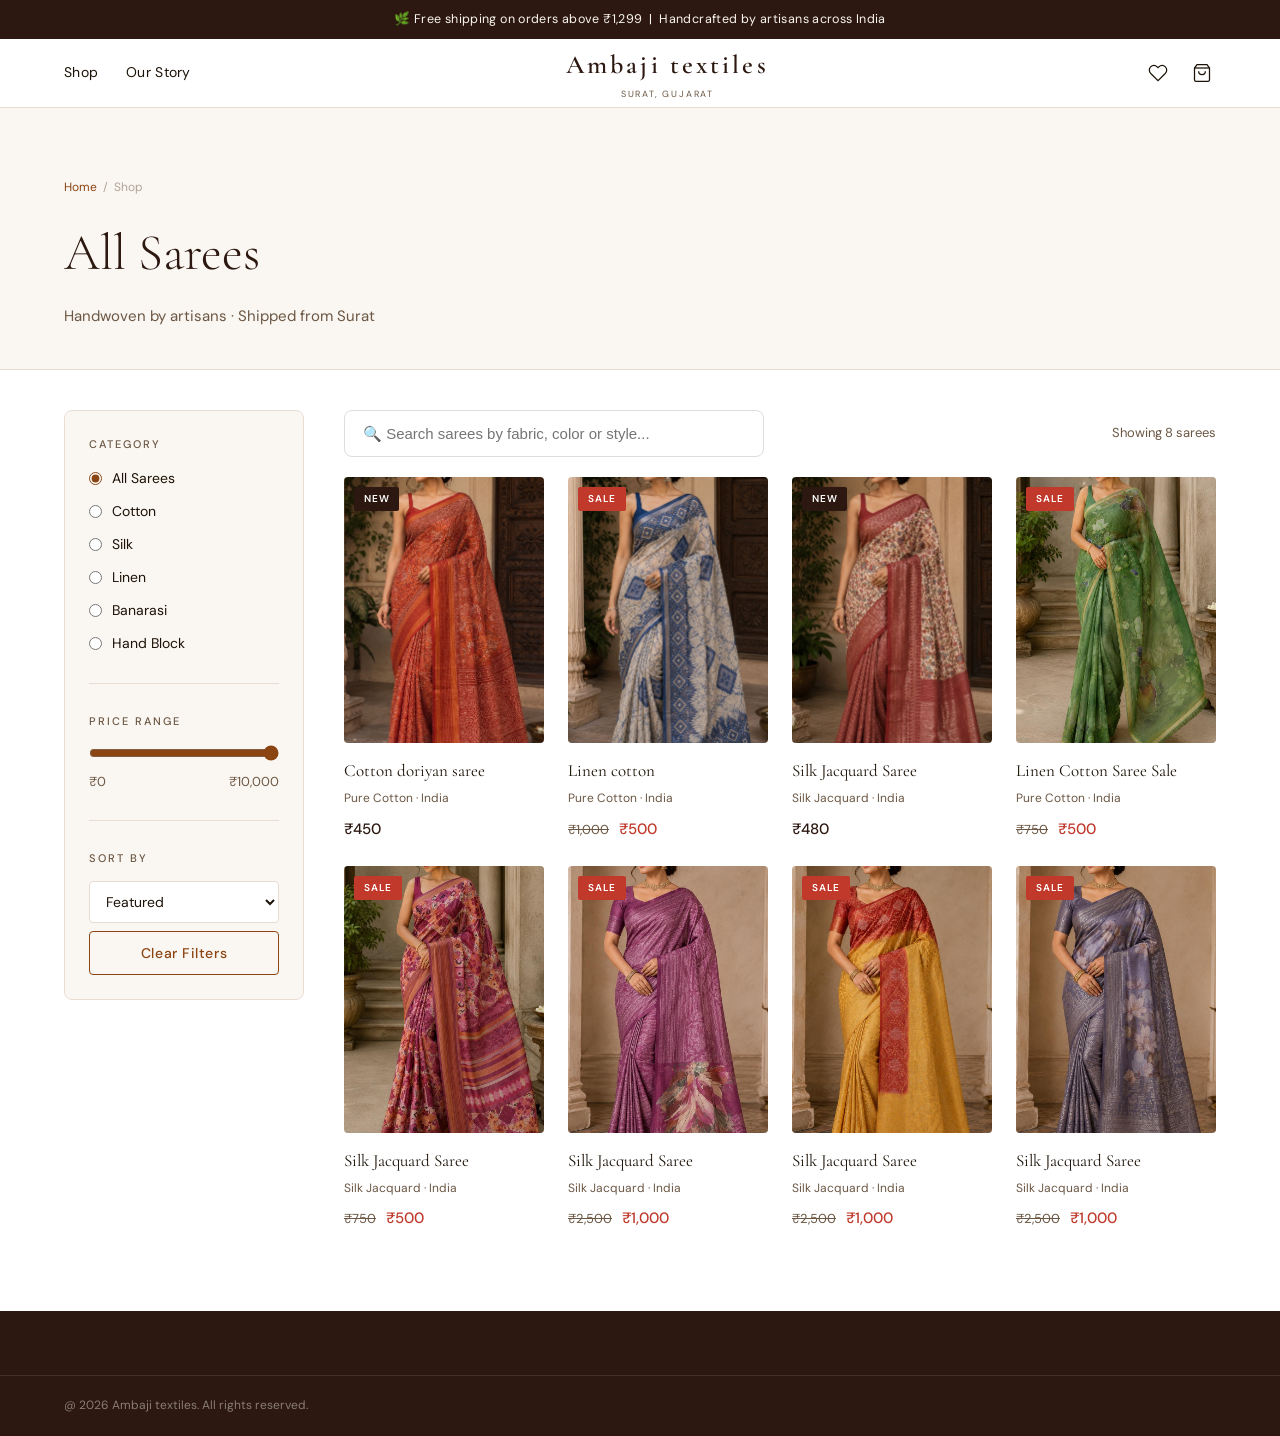
<file: pages/shop.html>
<!DOCTYPE html>
<html lang="en">
<head>
  <meta charset="UTF-8"/>
  <meta name="viewport" content="width=device-width, initial-scale=1.0"/>
  <title>Shop All Sarees – Ambaji textiles</title>
  <link rel="stylesheet" href="../css/style.css"/>
  <link rel="stylesheet" href="../css/shop.css"/>
  <link href="https://fonts.googleapis.com/css2?family=Cormorant+Garamond:ital,wght@0,300;0,400;0,600;1,300;1,400&family=DM+Sans:wght@300;400;500&display=swap" rel="stylesheet"/>
</head>
<body>

<div class="announcement-bar">
  🌿 Free shipping on orders above ₹1,299 &nbsp;|&nbsp; Handcrafted by artisans across India
</div>

<header class="site-header">
  <div class="header-inner">
    <nav class="header-nav left-nav">
      <a href="shop.html" class="active">Shop</a>
      
      <a href="about.html">Our Story</a>
    </nav>
    <a href="../index.html" class="logo">
      <span class="logo-main">Ambaji textiles</span>
      <span class="logo-sub">Surat, Gujarat</span>
    </a>
    <div class="header-actions">
      
      <a href="wishlist.html" class="icon-btn">
        <svg width="20" height="20" viewBox="0 0 24 24" fill="none" stroke="currentColor" stroke-width="1.5"><path d="M20.84 4.61a5.5 5.5 0 0 0-7.78 0L12 5.67l-1.06-1.06a5.5 5.5 0 0 0-7.78 7.78l1.06 1.06L12 21.23l7.78-7.78 1.06-1.06a5.5 5.5 0 0 0 0-7.78z"/></svg>
      </a>
      <a href="cart.html" class="icon-btn cart-icon">
        <svg width="20" height="20" viewBox="0 0 24 24" fill="none" stroke="currentColor" stroke-width="1.5"><path d="M6 2L3 6v14a2 2 0 0 0 2 2h14a2 2 0 0 0 2-2V6l-3-4z"/><line x1="3" y1="6" x2="21" y2="6"/><path d="M16 10a4 4 0 0 1-8 0"/></svg>
        <span class="cart-count" id="cartCount">0</span>
      </a>
    </div>
  </div>
</header>

<div class="page-header">
  <div class="container">
    <nav class="breadcrumb"><a href="../index.html">Home</a><span>/</span><span>Shop</span></nav>
    <h1>All Sarees</h1>
    <p>Handwoven by artisans · Shipped from Surat</p>
  </div>
</div>

<div class="shop-layout container">
  <!-- SIDEBAR FILTERS -->
  <aside class="shop-sidebar">
    <div class="filter-section">
      <h4>Category</h4>
      <div class="filter-options" id="catFilters">
        <label class="filter-opt">
          <input type="radio" name="cat" value="all" checked/> All Sarees
        </label>
        <label class="filter-opt">
          <input type="radio" name="cat" value="cotton"/> Cotton
        </label>
        <label class="filter-opt">
          <input type="radio" name="cat" value="silk"/> Silk
        </label>
        <label class="filter-opt">
          <input type="radio" name="cat" value="linen"/> Linen
        </label>
        <label class="filter-opt">
          <input type="radio" name="cat" value="banarasi"/> Banarasi
        </label>
        <label class="filter-opt">
          <input type="radio" name="cat" value="handblock"/> Hand Block
        </label>
      </div>
    </div>
    <div class="filter-section">
      <h4>Price Range</h4>
      <div class="price-range">
        <input type="range" id="priceRange" min="0" max="10000" value="10000" step="100" class="range-slider"/>
        <div class="price-labels">
          <span>₹0</span>
          <span id="priceDisplay">₹10,000</span>
        </div>
      </div>
    </div>
    <div class="filter-section">
      <h4>Sort By</h4>
      <select id="sortBy" class="sort-select">
        <option value="default">Featured</option>
        <option value="price-asc">Price: Low to High</option>
        <option value="price-desc">Price: High to Low</option>
        <option value="new">New Arrivals</option>
      </select>
    </div>
    <button class="btn btn-outline btn-full" onclick="clearFilters()" style="margin-top:8px;">Clear Filters</button>
  </aside>

  <!-- PRODUCT LISTING -->
  <main class="shop-main">
    <div class="shop-toolbar">
 <input
  type="text"
  id="searchInput"
  placeholder="🔍 Search sarees by fabric, color or style..."
  style="padding:14px 18px;width:420px;border:1px solid #ddd;border-radius:8px;font-size:15px;"
>

  <p class="result-count" id="resultCount">
    Showing all 8 sarees
  </p>
</div>
    <div class="product-grid" id="shopGrid"></div>
  </main>
</div>

<!-- FOOTER -->
<footer class="site-footer">
  <div class="footer-bottom" style="border-top:1px solid rgba(255,255,255,0.1);">
    <div class="container">
      <p>@ 2026 Ambaji textiles. All rights reserved.</p>
    </div>
  </div>
</footer>

<script src="../js/data.js"></script>
<script src="../js/cart.js"></script>
<script>
  let activeCategory = 'all';
let maxPrice = 10000;
let sortOrder = 'default';
let searchQuery = '';

function renderShop() {
  let filtered = [...PRODUCTS];

  // Search
  if (searchQuery) {
    filtered = filtered.filter(p =>
      p.name.toLowerCase().includes(searchQuery) ||
      p.category.toLowerCase().includes(searchQuery) ||
      p.description.toLowerCase().includes(searchQuery) ||
      p.tags.join(' ').toLowerCase().includes(searchQuery)
    );
  }

  // Category filter
  if (activeCategory !== 'all') {
    filtered = filtered.filter(
      p => p.tags.includes(activeCategory) || p.category === activeCategory
    );
  }

  // Price filter
  filtered = filtered.filter(p => p.price <= maxPrice);

  // Sorting
  if (sortOrder === 'price-asc') {
    filtered.sort((a, b) => a.price - b.price);
  } else if (sortOrder === 'price-desc') {
    filtered.sort((a, b) => b.price - a.price);
  } else if (sortOrder === 'new') {
    filtered = filtered
      .filter(p => p.badge === 'new')
      .concat(filtered.filter(p => p.badge !== 'new'));
  }

  const grid = document.getElementById('shopGrid');

  grid.innerHTML = filtered.length
    ? filtered.map(buildProductCard).join('')
    : '<p style="padding:40px 0;color:var(--clr-text-muted)">No sarees found.</p>';

  document.getElementById('resultCount').textContent =
    `Showing ${filtered.length} saree${filtered.length !== 1 ? 's' : ''}`;
}

  function clearFilters() {
    activeCategory = 'all';
    maxPrice = 10000;
    sortOrder = 'default';
    document.querySelectorAll('[name=cat]')[0].checked = true;
    document.getElementById('priceRange').value = 10000;
    document.getElementById('priceDisplay').textContent = '₹10,000';
    document.getElementById('sortBy').value = 'default';
    renderShop();
  }

  document.addEventListener('DOMContentLoaded', () => {
    // Check URL param
    const params = new URLSearchParams(window.location.search);
    if (params.get('cat')) {
      activeCategory = params.get('cat');
      const radio = document.querySelector(`[name=cat][value="${activeCategory}"]`);
      if (radio) radio.checked = true;
    }
    renderShop();
    const searchInput = document.getElementById('searchInput');

if (searchInput) {
  searchInput.addEventListener('input', function (e) {
    searchQuery = e.target.value.toLowerCase();
    renderShop();
  });
}
    document.querySelectorAll('[name=cat]').forEach(r => {
      r.addEventListener('change', e => { activeCategory = e.target.value; renderShop(); });
    });
    document.getElementById('priceRange').addEventListener('input', e => {
      maxPrice = +e.target.value;
      document.getElementById('priceDisplay').textContent = `₹${(+e.target.value).toLocaleString('en-IN')}`;
      renderShop();
    });
    document.getElementById('sortBy').addEventListener('change', e => { sortOrder = e.target.value; renderShop(); });
  
  });
</script>
</body>
</html>
</file>
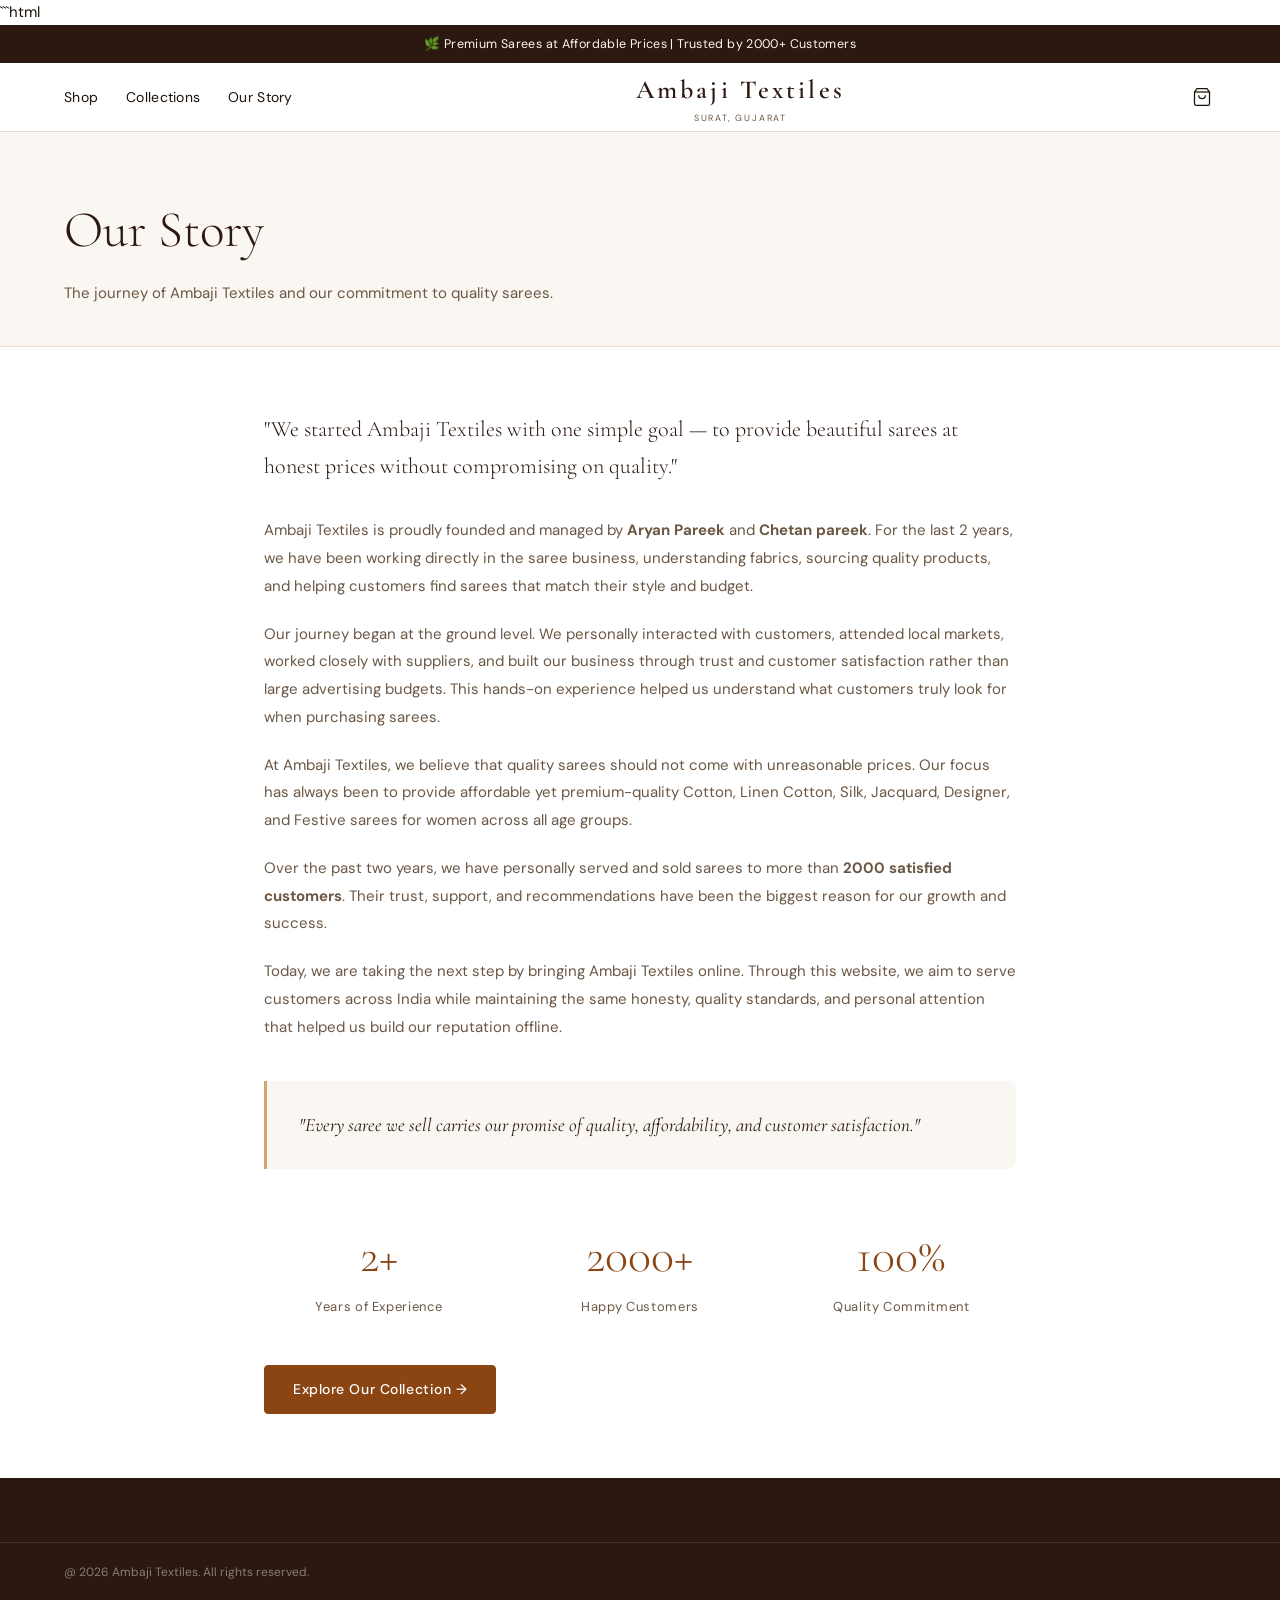
<file: weavora/pages/about.html>
```html
<!DOCTYPE html>
<html lang="en">
<head>
  <meta charset="UTF-8"/>
  <meta name="viewport" content="width=device-width, initial-scale=1.0"/>
  <title>Our Story – Ambaji Textiles</title>
  <link rel="stylesheet" href="../css/style.css"/>
  <link href="https://fonts.googleapis.com/css2?family=Cormorant+Garamond:ital,wght@0,300;0,400;0,600;1,300;1,400&family=DM+Sans:wght@300;400;500&display=swap" rel="stylesheet"/>
</head>
<body>

<div class="announcement-bar">
  🌿 Premium Sarees at Affordable Prices | Trusted by 2000+ Customers
</div>

<header class="site-header">
  <div class="header-inner">
    <nav class="header-nav left-nav">
      <a href="shop.html">Shop</a>
      <a href="collections.html">Collections</a>
      <a href="about.html" class="active">Our Story</a>
    </nav>

    <a href="../index.html" class="logo">
      <span class="logo-main">Ambaji Textiles</span>
      <span class="logo-sub">Surat, Gujarat</span>
    </a>

    <div class="header-actions">
      <a href="cart.html" class="icon-btn cart-icon">
        <svg width="20" height="20" viewBox="0 0 24 24" fill="none" stroke="currentColor" stroke-width="1.5">
          <path d="M6 2L3 6v14a2 2 0 0 0 2 2h14a2 2 0 0 0 2-2V6l-3-4z"/>
          <line x1="3" y1="6" x2="21" y2="6"/>
          <path d="M16 10a4 4 0 0 1-8 0"/>
        </svg>
        <span class="cart-count" id="cartCount">0</span>
      </a>
    </div>
  </div>
</header>

<div class="page-header">
  <div class="container">
    <h1>Our Story</h1>
    <p>The journey of Ambaji Textiles and our commitment to quality sarees.</p>
  </div>
</div>

<div class="container" style="max-width:800px;padding:64px 24px;">

  <p style="font-family:var(--font-display);font-size:22px;font-weight:300;line-height:1.7;color:var(--clr-primary-dark);margin-bottom:32px;">
    "We started Ambaji Textiles with one simple goal — to provide beautiful sarees at honest prices without compromising on quality."
  </p>

  <p style="font-size:15px;line-height:1.85;color:var(--clr-text-muted);margin-bottom:20px;">
    Ambaji Textiles is proudly founded and managed by <strong>Aryan Pareek</strong> and <strong>Chetan pareek</strong>. For the last 2 years, we have been working directly in the saree business, understanding fabrics, sourcing quality products, and helping customers find sarees that match their style and budget.
  </p>

  <p style="font-size:15px;line-height:1.85;color:var(--clr-text-muted);margin-bottom:20px;">
    Our journey began at the ground level. We personally interacted with customers, attended local markets, worked closely with suppliers, and built our business through trust and customer satisfaction rather than large advertising budgets. This hands-on experience helped us understand what customers truly look for when purchasing sarees.
  </p>

  <p style="font-size:15px;line-height:1.85;color:var(--clr-text-muted);margin-bottom:20px;">
    At Ambaji Textiles, we believe that quality sarees should not come with unreasonable prices. Our focus has always been to provide affordable yet premium-quality Cotton, Linen Cotton, Silk, Jacquard, Designer, and Festive sarees for women across all age groups.
  </p>

  <p style="font-size:15px;line-height:1.85;color:var(--clr-text-muted);margin-bottom:20px;">
    Over the past two years, we have personally served and sold sarees to more than <strong>2000 satisfied customers</strong>. Their trust, support, and recommendations have been the biggest reason for our growth and success.
  </p>

  <p style="font-size:15px;line-height:1.85;color:var(--clr-text-muted);margin-bottom:40px;">
    Today, we are taking the next step by bringing Ambaji Textiles online. Through this website, we aim to serve customers across India while maintaining the same honesty, quality standards, and personal attention that helped us build our reputation offline.
  </p>

  <div style="background:var(--clr-cream);border-left:3px solid var(--clr-accent);padding:28px 32px;border-radius:0 8px 8px 0;margin-bottom:48px;">
    <p style="font-family:var(--font-display);font-size:19px;font-weight:400;font-style:italic;color:var(--clr-primary-dark);line-height:1.65;">
      "Every saree we sell carries our promise of quality, affordability, and customer satisfaction."
    </p>
  </div>

  <div style="display:grid;grid-template-columns:repeat(3,1fr);gap:32px;margin-bottom:48px;text-align:center;">
    <div>
      <div style="font-family:var(--font-display);font-size:48px;font-weight:300;color:var(--clr-primary);">2+</div>
      <div style="font-size:13px;color:var(--clr-text-muted);letter-spacing:0.05em;">Years of Experience</div>
    </div>

    <div>
      <div style="font-family:var(--font-display);font-size:48px;font-weight:300;color:var(--clr-primary);">2000+</div>
      <div style="font-size:13px;color:var(--clr-text-muted);letter-spacing:0.05em;">Happy Customers</div>
    </div>

    <div>
      <div style="font-family:var(--font-display);font-size:48px;font-weight:300;color:var(--clr-primary);">100%</div>
      <div style="font-size:13px;color:var(--clr-text-muted);letter-spacing:0.05em;">Quality Commitment</div>
    </div>
  </div>

  <a href="shop.html" class="btn btn-primary">Explore Our Collection →</a>

</div>

<footer class="site-footer">
  <div class="footer-bottom" style="border-top:1px solid rgba(255,255,255,0.1);">
    <div class="container">
      <p>@ 2026 Ambaji Textiles. All rights reserved.</p>
    </div>
  </div>
</footer>

<script src="../js/data.js"></script>
<script src="../js/cart.js"></script>

</body>
</html>
```
</file>
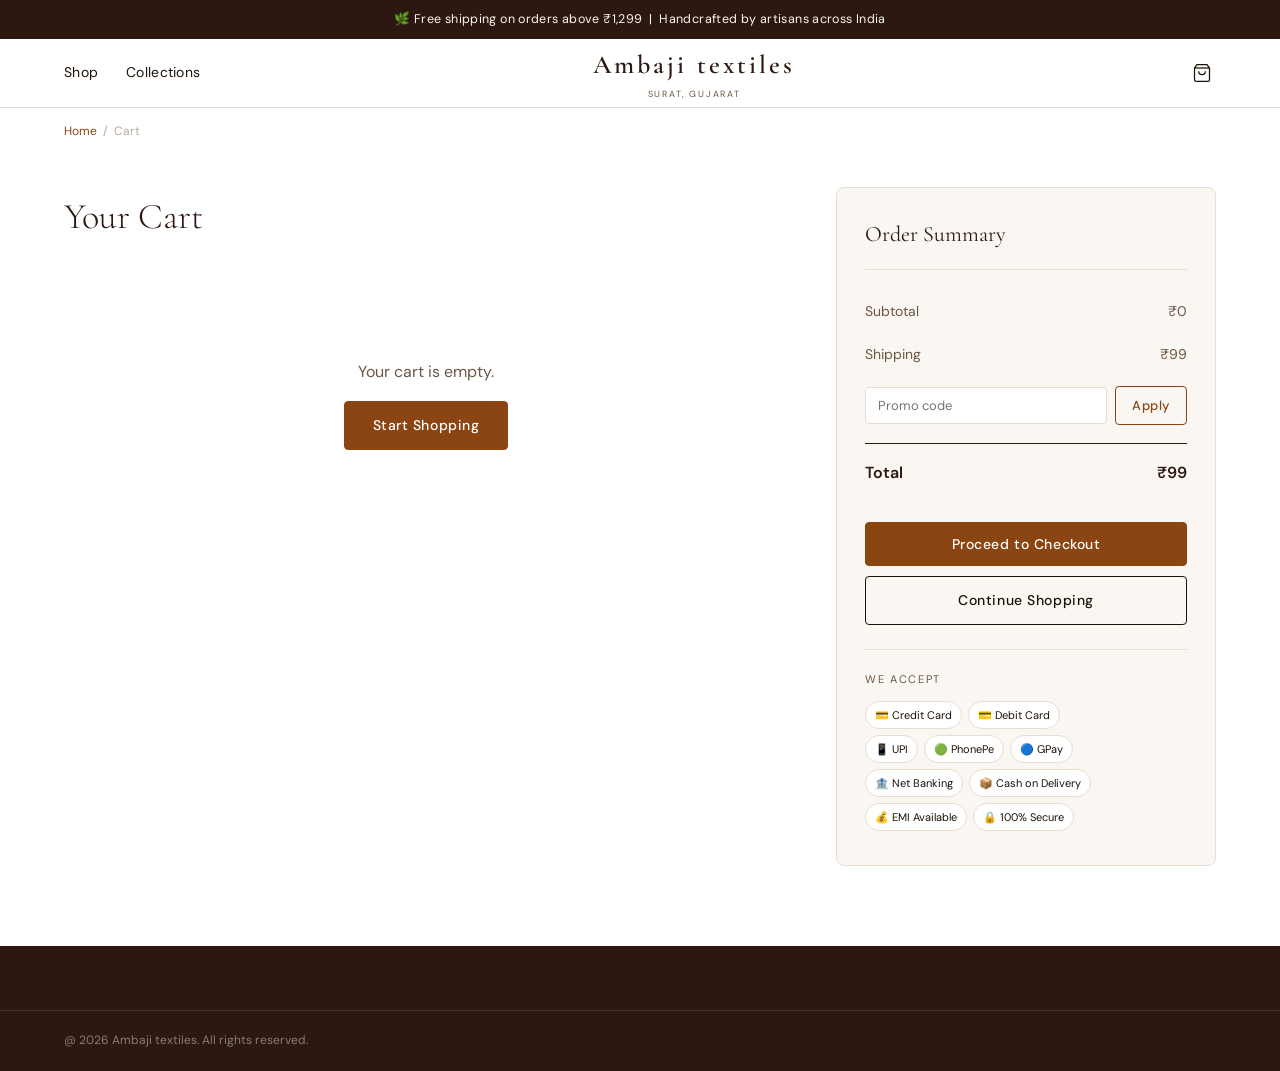
<file: weavora/pages/cart.html>
<!DOCTYPE html>
<html lang="en">
<head>
  <meta charset="UTF-8"/>
  <meta name="viewport" content="width=device-width, initial-scale=1.0"/>
  <title>Your Cart – Ambaji textiles</title>
  <link rel="stylesheet" href="../css/style.css"/>
  <link rel="stylesheet" href="../css/cart.css"/>
  <link href="https://fonts.googleapis.com/css2?family=Cormorant+Garamond:ital,wght@0,300;0,400;0,600;1,300;1,400&family=DM+Sans:wght@300;400;500&display=swap" rel="stylesheet"/>
</head>
<body>
<div class="announcement-bar">🌿 Free shipping on orders above ₹1,299 &nbsp;|&nbsp; Handcrafted by artisans across India</div>
<header class="site-header">
  <div class="header-inner">
    <nav class="header-nav left-nav">
      <a href="shop.html">Shop</a>
      <a href="collections.html">Collections</a>
    </nav>
    <a href="../index.html" class="logo">
      <span class="logo-main">Ambaji textiles</span>
      <span class="logo-sub">Surat, Gujarat</span>
    </a>
    <div class="header-actions">
      <a href="cart.html" class="icon-btn cart-icon">
        <svg width="20" height="20" viewBox="0 0 24 24" fill="none" stroke="currentColor" stroke-width="1.5"><path d="M6 2L3 6v14a2 2 0 0 0 2 2h14a2 2 0 0 0 2-2V6l-3-4z"/><line x1="3" y1="6" x2="21" y2="6"/><path d="M16 10a4 4 0 0 1-8 0"/></svg>
        <span class="cart-count" id="cartCount">0</span>
      </a>
    </div>
  </div>
</header>

<div class="container">
  <nav class="breadcrumb"><a href="../index.html">Home</a><span>/</span><span>Cart</span></nav>
</div>

<div class="cart-layout container">
  <main class="cart-main">
    <h1 class="cart-title">Your Cart</h1>
    <div id="cartItems"></div>
    <div class="cart-empty" id="cartEmpty" style="display:none">
      <p>Your cart is empty.</p>
      <a href="shop.html" class="btn btn-primary" style="margin-top:16px">Start Shopping</a>
    </div>
  </main>

  <aside class="cart-summary">
    <h3>Order Summary</h3>
    <div class="summary-row">
      <span>Subtotal</span><span id="subtotal">₹0</span>
    </div>
    <div class="summary-row">
      <span>Shipping</span><span id="shipping">FREE</span>
    </div>
    <div class="summary-row promo-row">
      <input type="text" id="promoInput" placeholder="Promo code" class="promo-input"/>
      <button onclick="applyPromo()" class="btn btn-outline" style="padding:10px 16px;font-size:13px">Apply</button>
    </div>
    <div class="summary-row discount-row" id="discountRow" style="display:none">
      <span>Discount</span><span id="discountAmt" style="color:#C0392B">-₹0</span>
    </div>
    <div class="summary-total">
      <span>Total</span><span id="total">₹0</span>
    </div>
    <button class="btn btn-primary btn-full" onclick="proceedToCheckout()" style="margin-top:20px">Proceed to Checkout</button>
    <a href="shop.html" class="btn btn-ghost btn-full" style="margin-top:10px">Continue Shopping</a>

    <!-- PAYMENT METHODS INFO -->
    <div class="payment-methods">
      <p class="pay-title">We accept</p>
      <div class="pay-row">
        <span class="pay-chip">💳 Credit Card</span>
        <span class="pay-chip">💳 Debit Card</span>
      </div>
      <div class="pay-row">
        <span class="pay-chip">📱 UPI</span>
        <span class="pay-chip">🟢 PhonePe</span>
        <span class="pay-chip">🔵 GPay</span>
      </div>
      <div class="pay-row">
        <span class="pay-chip">🏦 Net Banking</span>
        <span class="pay-chip">📦 Cash on Delivery</span>
      </div>
      <div class="pay-row">
        <span class="pay-chip">💰 EMI Available</span>
        <span class="pay-chip">🔒 100% Secure</span>
      </div>
    </div>
  </aside>
</div>

<footer class="site-footer">
  <div class="footer-bottom" style="border-top:1px solid rgba(255,255,255,0.1);">
    <div class="container"><p>@ 2026 Ambaji textiles. All rights reserved.</p></div>
  </div>
</footer>

<script src="../js/data.js"></script>
<script src="../js/cart.js"></script>
<script>
let promoDiscount = 0;

function renderCart() {
  const items = Cart.items;
  const el = document.getElementById('cartItems');
  const empty = document.getElementById('cartEmpty');
  if (!items.length) {
    el.innerHTML = '';
    empty.style.display = 'block';
    updateSummary();
    return;
  }
  empty.style.display = 'none';
  el.innerHTML = items.map(item => {
    const p = PRODUCTS.find(x => x.id === item.id);
    if (!p) return '';
    return `
      <div class="cart-item" id="ci-${p.id}">
        <div class="ci-img">${getSVGForProduct(p)}</div>
        <div class="ci-details">
          <p class="ci-name">${p.name}</p>
          <p class="ci-sub">${p.weave}</p>
          <div class="ci-controls">
            <div class="qty-control">
              <button onclick="updateItem(${p.id}, ${item.qty - 1})">−</button>
              <span>${item.qty}</span>
              <button onclick="updateItem(${p.id}, ${item.qty + 1})">+</button>
            </div>
            <span class="ci-price">₹${(p.price * item.qty).toLocaleString('en-IN')}</span>
            <button class="ci-remove" onclick="removeItem(${p.id})">Remove</button>
          </div>
        </div>
      </div>`;
  }).join('');
  updateSummary();
}

function updateItem(id, qty) {
  if (qty <= 0) { Cart.remove(id); } else { Cart.updateQty(id, qty); }
  renderCart();
}
function removeItem(id) { Cart.remove(id); renderCart(); }

function updateSummary() {
  const sub = Cart.getTotal();
  const shipping = sub >= 1299 ? 0 : 99;
  const total = sub + shipping - promoDiscount;
  document.getElementById('subtotal').textContent = `₹${sub.toLocaleString('en-IN')}`;
  document.getElementById('shipping').textContent = shipping === 0 ? 'FREE' : `₹${shipping}`;
  document.getElementById('total').textContent = `₹${Math.max(0, total).toLocaleString('en-IN')}`;
  if (promoDiscount > 0) {
    document.getElementById('discountRow').style.display = 'flex';
    document.getElementById('discountAmt').textContent = `-₹${promoDiscount.toLocaleString('en-IN')}`;
  }
}

function applyPromo() {
  const code = document.getElementById('promoInput').value.trim().toUpperCase();
  const codes = { 'Ambaji textiles10': 0.10, 'FIRST15': 0.15, 'HANDLOOM20': 0.20 };
  if (codes[code]) {
    promoDiscount = Math.floor(Cart.getTotal() * codes[code]);
    showToast(`Promo applied! ${code} — ${codes[code]*100}% off 🎉`);
    updateSummary();
  } else {
    showToast('Invalid promo code.');
  }
}

function proceedToCheckout() {
  if (!Cart.items.length) { showToast('Your cart is empty!'); return; }
  window.location.href = 'checkout.html';
}

document.addEventListener('DOMContentLoaded', renderCart);
</script>
</body>
</html>
</file>
<file: css/style.css>
/* =============================================
   Ambaji textiles – Main Stylesheet
   ============================================= */

:root {
  --clr-primary: #8B4513;
  --clr-primary-light: #C4956A;
  --clr-primary-dark: #2C1810;
  --clr-accent: #D4A574;
  --clr-cream: #FAF6F1;
  --clr-cream-dark: #F0E8DC;
  --clr-text: #1C1207;
  --clr-text-muted: #6B5744;
  --clr-border: #E8DDD3;
  --clr-white: #FFFFFF;
  --font-display: 'Cormorant Garamond', Georgia, serif;
  --font-body: 'DM Sans', system-ui, sans-serif;
  --radius: 4px;
  --shadow: 0 2px 20px rgba(44, 24, 16, 0.08);
  --shadow-hover: 0 8px 40px rgba(44, 24, 16, 0.15);
  --transition: all 0.25s ease;
}

*, *::before, *::after { box-sizing: border-box; margin: 0; padding: 0; }

html { scroll-behavior: smooth; }

body {
  font-family: var(--font-body);
  font-size: 15px;
  line-height: 1.65;
  color: var(--clr-text);
  background: var(--clr-white);
}

a { color: inherit; text-decoration: none; }
ul { list-style: none; }

.container {
  max-width: 1200px;
  margin: 0 auto;
  padding: 0 24px;
}

/* ---- BUTTONS ---- */
.btn {
  display: inline-block;
  padding: 12px 28px;
  font-family: var(--font-body);
  font-size: 14px;
  font-weight: 500;
  letter-spacing: 0.04em;
  border: 1.5px solid transparent;
  border-radius: var(--radius);
  cursor: pointer;
  transition: var(--transition);
  text-align: center;
}
.btn-primary {
  background: var(--clr-primary);
  color: var(--clr-white);
  border-color: var(--clr-primary);
}
.btn-primary:hover {
  background: var(--clr-primary-dark);
  border-color: var(--clr-primary-dark);
}
.btn-ghost {
  background: transparent;
  color: var(--clr-text);
  border-color: var(--clr-text);
}
.btn-ghost:hover {
  background: var(--clr-text);
  color: var(--clr-white);
}
.btn-outline {
  background: transparent;
  color: var(--clr-primary);
  border-color: var(--clr-primary);
}
.btn-outline:hover {
  background: var(--clr-primary);
  color: var(--clr-white);
}
.btn-full { width: 100%; display: block; }

/* ---- ANNOUNCEMENT BAR ---- */
.announcement-bar {
  background: var(--clr-primary-dark);
  color: var(--clr-cream);
  text-align: center;
  font-size: 12.5px;
  font-weight: 400;
  letter-spacing: 0.03em;
  padding: 9px 16px;
}

/* ---- HEADER ---- */
.site-header {
  position: sticky;
  top: 0;
  z-index: 100;
  background: var(--clr-white);
  border-bottom: 1px solid var(--clr-border);
}
.header-inner {
  max-width: 1200px;
  margin: 0 auto;
  padding: 0 24px;
  display: flex;
  align-items: center;
  justify-content: space-between;
  height: 68px;
}
.header-nav { display: flex; gap: 28px; }
.header-nav a {
  font-size: 14px;
  font-weight: 400;
  color: var(--clr-text);
  letter-spacing: 0.02em;
  transition: var(--transition);
  position: relative;
}
.header-nav a::after {
  content: '';
  position: absolute;
  bottom: -2px; left: 0;
  width: 0; height: 1px;
  background: var(--clr-primary);
  transition: var(--transition);
}
.header-nav a:hover::after { width: 100%; }

.logo {
  display: flex;
  flex-direction: column;
  align-items: center;
  text-decoration: none;
}
.logo-main {
  font-family: var(--font-display);
  font-size: 26px;
  font-weight: 600;
  color: var(--clr-primary-dark);
  letter-spacing: 0.12em;
}
.logo-sub {
  font-size: 9px;
  letter-spacing: 0.2em;
  color: var(--clr-text-muted);
  text-transform: uppercase;
}

.header-actions { display: flex; align-items: center; gap: 16px; }
.icon-btn {
  position: relative;
  display: flex;
  align-items: center;
  color: var(--clr-text);
  transition: var(--transition);
  padding: 4px;
}
.icon-btn:hover { color: var(--clr-primary); }
.cart-count {
  position: absolute;
  top: -4px; right: -6px;
  background: var(--clr-primary);
  color: white;
  font-size: 9px;
  width: 16px; height: 16px;
  border-radius: 50%;
  display: flex;
  align-items: center;
  justify-content: center;
  font-weight: 600;
}

/* ---- HERO ---- */
.hero {
  min-height: 90vh;
  display: grid;
  grid-template-columns: 1fr 1fr;
  align-items: center;
  background: var(--clr-cream);
  overflow: hidden;
}
.hero-content {
  padding: 80px 60px 80px 80px;
}
.hero-eyebrow {
  font-size: 11px;
  letter-spacing: 0.25em;
  text-transform: uppercase;
  color: var(--clr-primary);
  margin-bottom: 20px;
}
.hero-title {
  font-family: var(--font-display);
  font-size: clamp(52px, 6vw, 80px);
  font-weight: 300;
  line-height: 1.05;
  color: var(--clr-primary-dark);
  margin-bottom: 24px;
}
.hero-title em {
  font-style: italic;
  color: var(--clr-primary);
}
.hero-desc {
  font-size: 16px;
  color: var(--clr-text-muted);
  max-width: 420px;
  margin-bottom: 36px;
  line-height: 1.75;
}
.hero-cta-group { display: flex; gap: 16px; flex-wrap: wrap; }

.hero-image-block {
  position: relative;
  height: 100vh;
  background: linear-gradient(135deg, var(--clr-accent) 0%, var(--clr-primary) 60%, var(--clr-primary-dark) 100%);
  display: flex;
  align-items: center;
  justify-content: center;
}
.hero-img-placeholder {
  width: 100%;
  height: 100%;
  display: flex;
  align-items: center;
  justify-content: center;
}
.hero-svg { width: 80%; max-width: 380px; }
.hero-badge {
  position: absolute;
  bottom: 48px;
  left: -20px;
  background: white;
  padding: 16px 22px;
  border-radius: 6px;
  box-shadow: var(--shadow-hover);
  display: flex;
  flex-direction: column;
}
.badge-num {
  font-family: var(--font-display);
  font-size: 32px;
  font-weight: 600;
  color: var(--clr-primary);
  line-height: 1;
}
.badge-label {
  font-size: 11px;
  color: var(--clr-text-muted);
  letter-spacing: 0.05em;
}

/* ---- SECTION TITLES ---- */
.section-title {
  font-family: var(--font-display);
  font-size: clamp(28px, 3vw, 38px);
  font-weight: 400;
  color: var(--clr-primary-dark);
  margin-bottom: 32px;
}
.section-title.center { text-align: center; }
.section-header {
  display: flex;
  align-items: baseline;
  justify-content: space-between;
  margin-bottom: 32px;
}
.see-all {
  font-size: 13px;
  color: var(--clr-primary);
  letter-spacing: 0.04em;
  transition: var(--transition);
}
.see-all:hover { color: var(--clr-primary-dark); }

/* ---- CATEGORY STRIP ---- */
.category-strip {
  padding: 72px 0;
  background: var(--clr-white);
}
.category-grid {
  display: grid;
  grid-template-columns: repeat(6, 1fr);
  gap: 16px;
}
.cat-card {
  display: flex;
  flex-direction: column;
  align-items: center;
  gap: 10px;
  padding: 24px 16px;
  border: 1px solid var(--clr-border);
  border-radius: 8px;
  text-align: center;
  font-size: 13px;
  font-weight: 500;
  color: var(--clr-text);
  transition: var(--transition);
  letter-spacing: 0.02em;
}
.cat-card:hover {
  border-color: var(--clr-primary);
  background: var(--clr-cream);
  transform: translateY(-2px);
}
.cat-icon { font-size: 26px; }

/* ---- PRODUCT GRID ---- */
.featured-section { padding: 72px 0; }
.featured-section.bg-cream { background: var(--clr-cream); }

.product-grid {
  display: grid;
  grid-template-columns: repeat(4, 1fr);
  gap: 24px;
}
.product-card {
  position: relative;
  cursor: pointer;
}
.product-card:hover .product-actions { opacity: 1; transform: translateY(0); }
.product-card:hover .product-img-wrap img,
.product-card:hover .product-img-wrap .prod-svg { transform: scale(1.04); }

.product-img-wrap {
  aspect-ratio: 3/4;
  background: var(--clr-cream-dark);
  border-radius: 4px;
  overflow: hidden;
  margin-bottom: 14px;
  position: relative;
  display: flex;
  align-items: center;
  justify-content: center;
}
.product-img-wrap img {
  width: 100%; height: 100%;
  object-fit: cover;
  transition: transform 0.4s ease;
}
.prod-svg {
  width: 85%;
  transition: transform 0.4s ease;
}
.product-badge {
  position: absolute;
  top: 10px; left: 10px;
  font-size: 10px;
  font-weight: 600;
  letter-spacing: 0.08em;
  text-transform: uppercase;
  padding: 4px 10px;
  border-radius: 2px;
  background: var(--clr-primary);
  color: white;
}
.product-badge.badge-sale { background: #C0392B; }
.product-badge.badge-new { background: var(--clr-primary-dark); }

.product-actions {
  position: absolute;
  bottom: 0; left: 0; right: 0;
  padding: 12px;
  display: flex;
  gap: 8px;
  opacity: 0;
  transform: translateY(10px);
  transition: var(--transition);
}
.product-actions .btn {
  flex: 1;
  padding: 10px 8px;
  font-size: 12px;
}

.product-name {
  font-family: var(--font-display);
  font-size: 17px;
  font-weight: 400;
  color: var(--clr-text);
  margin-bottom: 4px;
}
.product-weave {
  font-size: 12px;
  color: var(--clr-text-muted);
  margin-bottom: 8px;
}
.product-price {
  font-size: 15px;
  font-weight: 500;
  color: var(--clr-primary-dark);
}
.product-price .original {
  text-decoration: line-through;
  color: var(--clr-text-muted);
  font-weight: 400;
  margin-right: 6px;
  font-size: 13px;
}
.product-price .discounted { color: #C0392B; }

/* ---- STORY BANNER ---- */
.story-banner {
  background: var(--clr-primary-dark);
  color: var(--clr-cream);
  padding: 96px 0;
}
.story-inner {
  display: grid;
  grid-template-columns: 1fr 1fr;
  gap: 80px;
  align-items: center;
}
.story-text .story-eyebrow {
  font-size: 11px;
  letter-spacing: 0.25em;
  text-transform: uppercase;
  color: var(--clr-accent);
  margin-bottom: 16px;
}
.story-text h2 {
  font-family: var(--font-display);
  font-size: clamp(36px, 4vw, 52px);
  font-weight: 300;
  line-height: 1.15;
  margin-bottom: 20px;
  color: var(--clr-cream);
}
.story-text p {
  font-size: 15px;
  line-height: 1.8;
  color: rgba(250,246,241,0.75);
  margin-bottom: 32px;
}
.story-text .btn-primary {
  background: var(--clr-accent);
  border-color: var(--clr-accent);
  color: var(--clr-primary-dark);
}
.story-stats {
  display: flex;
  flex-direction: column;
  gap: 40px;
}
.stat { border-left: 2px solid var(--clr-accent); padding-left: 20px; }
.stat-num {
  display: block;
  font-family: var(--font-display);
  font-size: 48px;
  font-weight: 300;
  color: var(--clr-cream);
  line-height: 1;
}
.stat-label {
  font-size: 13px;
  color: rgba(250,246,241,0.6);
  letter-spacing: 0.06em;
}

/* ---- TESTIMONIALS ---- */
.testimonials { padding: 80px 0; background: var(--clr-white); }
.testimonial-grid {
  display: grid;
  grid-template-columns: repeat(3, 1fr);
  gap: 24px;
  margin-top: 40px;
}
.testimonial-card {
  background: var(--clr-cream);
  padding: 32px;
  border-radius: 6px;
  border: 1px solid var(--clr-border);
}
.stars { color: var(--clr-primary); margin-bottom: 16px; font-size: 14px; }
.testimonial-card p {
  font-size: 14px;
  line-height: 1.75;
  color: var(--clr-text-muted);
  margin-bottom: 16px;
  font-style: italic;
}
.reviewer { font-size: 12px; font-weight: 500; color: var(--clr-primary); }

/* ---- NEWSLETTER ---- */
.newsletter-section {
  background: var(--clr-cream-dark);
  padding: 80px 0;
  text-align: center;
}
.newsletter-section h2 {
  font-family: var(--font-display);
  font-size: 36px;
  font-weight: 400;
  margin-bottom: 12px;
  color: var(--clr-primary-dark);
}
.newsletter-section p {
  color: var(--clr-text-muted);
  margin-bottom: 32px;
}
.newsletter-form {
  display: flex;
  max-width: 440px;
  margin: 0 auto;
  gap: 0;
}
.nl-input {
  flex: 1;
  padding: 13px 18px;
  border: 1.5px solid var(--clr-border);
  border-right: none;
  border-radius: 4px 0 0 4px;
  font-family: var(--font-body);
  font-size: 14px;
  outline: none;
  background: white;
}
.nl-input:focus { border-color: var(--clr-primary); }
.newsletter-form .btn {
  border-radius: 0 4px 4px 0;
}

/* ---- FOOTER ---- */
.site-footer { background: var(--clr-primary-dark); color: var(--clr-cream); padding: 64px 0 0; }
.footer-inner {
  display: grid;
  grid-template-columns: 2fr 1fr 1fr 1fr;
  gap: 48px;
  padding-bottom: 48px;
  border-bottom: 1px solid rgba(255,255,255,0.1);
}
.footer-col h3 {
  font-family: var(--font-display);
  font-size: 24px;
  font-weight: 600;
  letter-spacing: 0.1em;
  color: var(--clr-cream);
  margin-bottom: 12px;
}
.footer-col p {
  font-size: 13.5px;
  line-height: 1.7;
  color: rgba(250,246,241,0.65);
  margin-bottom: 20px;
}
.social-links { display: flex; gap: 16px; }
.social-links a {
  font-size: 12px;
  color: var(--clr-accent);
  letter-spacing: 0.05em;
  transition: var(--transition);
}
.social-links a:hover { color: white; }
.footer-col h4 {
  font-size: 11px;
  letter-spacing: 0.18em;
  text-transform: uppercase;
  color: var(--clr-accent);
  margin-bottom: 16px;
  font-weight: 500;
}
.footer-col ul { display: flex; flex-direction: column; gap: 9px; }
.footer-col ul a {
  font-size: 13.5px;
  color: rgba(250,246,241,0.65);
  transition: var(--transition);
}
.footer-col ul a:hover { color: var(--clr-cream); }
.footer-bottom {
  padding: 20px 0;
}
.footer-bottom .container {
  display: flex;
  align-items: center;
  justify-content: space-between;
  flex-wrap: wrap;
  gap: 12px;
}
.footer-bottom p {
  font-size: 12px;
  color: rgba(250,246,241,0.45);
}
.payment-icons { display: flex; gap: 8px; flex-wrap: wrap; }
.pay-badge {
  font-size: 10px;
  font-weight: 600;
  padding: 4px 8px;
  border: 1px solid rgba(255,255,255,0.2);
  border-radius: 3px;
  color: rgba(250,246,241,0.7);
  letter-spacing: 0.05em;
}

/* ---- TOAST ---- */
.toast {
  position: fixed;
  bottom: 24px; right: 24px;
  background: var(--clr-primary-dark);
  color: var(--clr-cream);
  padding: 14px 24px;
  border-radius: 6px;
  font-size: 14px;
  z-index: 9999;
  box-shadow: var(--shadow-hover);
  animation: slideIn 0.3s ease;
}
@keyframes slideIn {
  from { transform: translateY(20px); opacity: 0; }
  to { transform: translateY(0); opacity: 1; }
}

/* ---- BREADCRUMB ---- */
.breadcrumb {
  padding: 14px 0;
  font-size: 12px;
  color: var(--clr-text-muted);
  display: flex;
  gap: 6px;
  align-items: center;
}
.breadcrumb a { color: var(--clr-primary); }
.breadcrumb span { opacity: 0.5; }

/* ---- PAGE HEADER ---- */
.page-header {
  background: var(--clr-cream);
  padding: 56px 0 40px;
  border-bottom: 1px solid var(--clr-border);
}
.page-header h1 {
  font-family: var(--font-display);
  font-size: clamp(36px, 4vw, 52px);
  font-weight: 300;
  color: var(--clr-primary-dark);
}
.page-header p { color: var(--clr-text-muted); margin-top: 8px; }

/* ---- RESPONSIVE ---- */
@media (max-width: 1024px) {
  .hero { grid-template-columns: 1fr; }
  .hero-image-block { height: 50vw; min-height: 300px; }
  .hero-content { padding: 60px 40px; }
  .category-grid { grid-template-columns: repeat(3, 1fr); }
  .product-grid { grid-template-columns: repeat(3, 1fr); }
  .story-inner { grid-template-columns: 1fr; gap: 48px; }
  .story-stats { flex-direction: row; gap: 32px; }
  .footer-inner { grid-template-columns: 1fr 1fr; gap: 32px; }
}

@media (max-width: 768px) {
  .left-nav { display: none; }
  .hero-content { padding: 48px 24px; }
  .product-grid { grid-template-columns: repeat(2, 1fr); gap: 16px; }
  .testimonial-grid { grid-template-columns: 1fr; }
  .category-grid { grid-template-columns: repeat(3, 1fr); }
  .footer-inner { grid-template-columns: 1fr; gap: 24px; }
  .newsletter-form { flex-direction: column; }
  .nl-input { border-right: 1.5px solid var(--clr-border); border-radius: 4px; border-bottom: none; }
  .newsletter-form .btn { border-radius: 4px; }
}

@media (max-width: 480px) {
  .product-grid { grid-template-columns: repeat(2, 1fr); gap: 12px; }
  .category-grid { grid-template-columns: repeat(2, 1fr); }
}
</file>
<file: css/cart.css>
/* Cart Page */
.cart-layout {
  display: grid;
  grid-template-columns: 1fr 380px;
  gap: 48px;
  padding: 32px 24px 80px;
}

.cart-title {
  font-family: var(--font-display);
  font-size: 36px;
  font-weight: 300;
  color: var(--clr-primary-dark);
  margin-bottom: 32px;
}

.cart-item {
  display: flex;
  gap: 20px;
  padding: 24px 0;
  border-bottom: 1px solid var(--clr-border);
}
.ci-img {
  width: 100px;
  aspect-ratio: 3/4;
  background: var(--clr-cream-dark);
  border-radius: 4px;
  overflow: hidden;
  flex-shrink: 0;
  display: flex;
  align-items: center;
  justify-content: center;
}
.ci-img svg { width: 90%; }
.ci-details { flex: 1; display: flex; flex-direction: column; justify-content: center; gap: 6px; }
.ci-name { font-family: var(--font-display); font-size: 18px; font-weight: 400; color: var(--clr-text); }
.ci-sub { font-size: 12px; color: var(--clr-text-muted); }
.ci-controls { display: flex; align-items: center; gap: 16px; margin-top: 8px; }
.ci-price { font-size: 16px; font-weight: 500; color: var(--clr-primary-dark); }
.ci-remove {
  background: none;
  border: none;
  font-size: 12px;
  color: var(--clr-text-muted);
  cursor: pointer;
  text-decoration: underline;
  transition: var(--transition);
}
.ci-remove:hover { color: #C0392B; }

/* SUMMARY */
.cart-summary {
  background: var(--clr-cream);
  border-radius: 8px;
  padding: 28px;
  border: 1px solid var(--clr-border);
  position: sticky;
  top: 88px;
  align-self: start;
}
.cart-summary h3 {
  font-family: var(--font-display);
  font-size: 22px;
  font-weight: 400;
  color: var(--clr-primary-dark);
  margin-bottom: 20px;
  padding-bottom: 16px;
  border-bottom: 1px solid var(--clr-border);
}
.summary-row {
  display: flex;
  justify-content: space-between;
  align-items: center;
  padding: 10px 0;
  font-size: 14px;
  color: var(--clr-text-muted);
}
.promo-row { gap: 8px; }
.promo-input {
  flex: 1;
  padding: 9px 12px;
  border: 1.5px solid var(--clr-border);
  border-radius: var(--radius);
  font-family: var(--font-body);
  font-size: 13px;
  outline: none;
}
.promo-input:focus { border-color: var(--clr-primary); }
.summary-total {
  display: flex;
  justify-content: space-between;
  padding: 16px 0;
  margin-top: 8px;
  border-top: 1.5px solid var(--clr-primary-dark);
  font-size: 16px;
  font-weight: 600;
  color: var(--clr-primary-dark);
}

/* Payment methods */
.payment-methods {
  margin-top: 24px;
  padding-top: 20px;
  border-top: 1px solid var(--clr-border);
}
.pay-title {
  font-size: 11px;
  text-transform: uppercase;
  letter-spacing: 0.15em;
  color: var(--clr-text-muted);
  margin-bottom: 12px;
}
.pay-row { display: flex; gap: 6px; flex-wrap: wrap; margin-bottom: 6px; }
.pay-chip {
  font-size: 11px;
  padding: 4px 9px;
  background: white;
  border: 1px solid var(--clr-border);
  border-radius: 20px;
  color: var(--clr-text);
}

.cart-empty { text-align: center; padding: 80px 0; color: var(--clr-text-muted); font-size: 16px; }

@media (max-width: 900px) {
  .cart-layout { grid-template-columns: 1fr; }
  .cart-summary { position: static; }
}
</file>
<file: css/checkout.css>
/* Checkout Page */
.checkout-layout {
  display: grid;
  grid-template-columns: 1fr 360px;
  gap: 48px;
  padding: 32px 24px 80px;
}

.secure-badge { font-size: 12px; color: var(--clr-text-muted); }

/* STEPS */
.checkout-steps {
  display: flex;
  align-items: center;
  gap: 10px;
  margin-bottom: 32px;
  padding-bottom: 24px;
  border-bottom: 1px solid var(--clr-border);
}
.step {
  font-size: 13px;
  font-weight: 500;
  color: var(--clr-text-muted);
  padding: 6px 14px;
  border-radius: 20px;
  transition: var(--transition);
}
.step.active {
  background: var(--clr-primary);
  color: white;
}
.step.done { color: var(--clr-primary); }
.step-divider { color: var(--clr-border); font-size: 18px; }

/* STEP TITLE */
.step-title {
  font-family: var(--font-display);
  font-size: 26px;
  font-weight: 300;
  color: var(--clr-primary-dark);
  margin-bottom: 28px;
}

/* FORM */
.form-group { display: flex; flex-direction: column; gap: 6px; margin-bottom: 18px; }
.form-group label { font-size: 12px; font-weight: 500; color: var(--clr-text-muted); letter-spacing: 0.05em; text-transform: uppercase; }
.form-input {
  padding: 12px 14px;
  border: 1.5px solid var(--clr-border);
  border-radius: var(--radius);
  font-family: var(--font-body);
  font-size: 14px;
  color: var(--clr-text);
  background: white;
  outline: none;
  transition: var(--transition);
  width: 100%;
}
.form-input:focus { border-color: var(--clr-primary); }
.form-hint { font-size: 12px; color: var(--clr-text-muted); margin-top: 4px; }

.form-row { display: grid; grid-template-columns: 1fr 1fr; gap: 16px; }
.phone-group { display: flex; gap: 8px; }
.phone-group select { width: 80px !important; flex-shrink: 0; }

/* SHIPPING OPTIONS */
.shipping-options { margin-top: 28px; }
.shipping-options h3 {
  font-size: 13px;
  font-weight: 500;
  letter-spacing: 0.1em;
  text-transform: uppercase;
  color: var(--clr-text-muted);
  margin-bottom: 14px;
}
.ship-opt {
  display: flex;
  align-items: center;
  gap: 14px;
  padding: 16px;
  border: 1.5px solid var(--clr-border);
  border-radius: var(--radius);
  cursor: pointer;
  margin-bottom: 10px;
  transition: var(--transition);
}
.ship-opt:has(input:checked) { border-color: var(--clr-primary); background: var(--clr-cream); }
.ship-opt input { accent-color: var(--clr-primary); }
.ship-details { flex: 1; display: flex; flex-direction: column; gap: 2px; }
.ship-details strong { font-size: 14px; font-weight: 500; }
.ship-details span { font-size: 12px; color: var(--clr-text-muted); }
.ship-price { font-weight: 500; font-size: 14px; color: var(--clr-primary-dark); }

/* PAYMENT TABS */
.payment-tabs { display: flex; gap: 0; border: 1.5px solid var(--clr-border); border-radius: var(--radius); overflow: hidden; margin-bottom: 24px; }
.pay-tab {
  flex: 1;
  padding: 11px 8px;
  background: none;
  border: none;
  border-right: 1px solid var(--clr-border);
  font-family: var(--font-body);
  font-size: 13px;
  cursor: pointer;
  transition: var(--transition);
  color: var(--clr-text-muted);
}
.pay-tab:last-child { border-right: none; }
.pay-tab.active { background: var(--clr-primary); color: white; }

/* UPI */
.upi-input-row { display: flex; gap: 8px; }
.upi-input-row .form-input { flex: 1; }
.upi-apps-label { font-size: 12px; color: var(--clr-text-muted); margin-bottom: 10px; margin-top: 20px; }
.upi-app-btns { display: flex; gap: 10px; flex-wrap: wrap; }
.upi-app-btn {
  display: flex;
  flex-direction: column;
  align-items: center;
  gap: 4px;
  padding: 12px 16px;
  border: 1.5px solid var(--clr-border);
  border-radius: 8px;
  background: white;
  cursor: pointer;
  font-family: var(--font-body);
  font-size: 12px;
  transition: var(--transition);
  min-width: 72px;
}
.upi-app-btn:hover { border-color: var(--clr-primary); background: var(--clr-cream); }
.upi-app-btn span:first-child { font-size: 22px; }

/* CARD */
.card-brands { display: flex; gap: 8px; margin-top: 16px; }
.card-brands span {
  font-size: 11px;
  padding: 3px 8px;
  border: 1px solid var(--clr-border);
  border-radius: 3px;
  color: var(--clr-text-muted);
}
.check-opt { display: flex; align-items: center; gap: 8px; font-size: 13px; cursor: pointer; }
.check-opt input { accent-color: var(--clr-primary); }

/* COD */
.cod-info {
  text-align: center;
  padding: 32px;
  background: var(--clr-cream);
  border-radius: 8px;
  border: 1px dashed var(--clr-border);
}
.cod-icon { font-size: 48px; margin-bottom: 12px; }
.cod-info h3 { font-family: var(--font-display); font-size: 22px; font-weight: 400; margin-bottom: 8px; }
.cod-info p { color: var(--clr-text-muted); font-size: 14px; margin-bottom: 16px; }
.cod-notes { text-align: left; display: inline-block; }
.cod-notes li { font-size: 13px; color: var(--clr-text-muted); padding: 4px 0; padding-left: 16px; position: relative; }
.cod-notes li::before { content: '✓'; position: absolute; left: 0; color: var(--clr-primary); }

/* REVIEW */
.review-section { margin-bottom: 20px; padding: 16px; background: var(--clr-cream); border-radius: 6px; }
.review-section h4 { font-size: 12px; font-weight: 500; letter-spacing: 0.1em; text-transform: uppercase; color: var(--clr-text-muted); margin-bottom: 10px; }
.review-section p { font-size: 14px; color: var(--clr-text); }
.review-item { display: flex; justify-content: space-between; font-size: 14px; padding: 6px 0; border-bottom: 1px solid var(--clr-border); }
.review-item:last-child { border-bottom: none; }

/* NAV */
.checkout-nav { display: flex; gap: 12px; margin-top: 24px; }

/* SUMMARY */
.checkout-summary {
  background: var(--clr-cream);
  border: 1px solid var(--clr-border);
  border-radius: 8px;
  padding: 28px;
  position: sticky;
  top: 88px;
  align-self: start;
}
.checkout-summary h3 {
  font-family: var(--font-display);
  font-size: 20px;
  font-weight: 400;
  margin-bottom: 20px;
  padding-bottom: 14px;
  border-bottom: 1px solid var(--clr-border);
}
.co-item { display: flex; justify-content: space-between; font-size: 13px; padding: 8px 0; border-bottom: 1px solid var(--clr-border); color: var(--clr-text-muted); }
.summary-row { display: flex; justify-content: space-between; padding: 9px 0; font-size: 14px; color: var(--clr-text-muted); }
.summary-total { display: flex; justify-content: space-between; padding: 14px 0; border-top: 1.5px solid var(--clr-primary-dark); font-size: 16px; font-weight: 600; color: var(--clr-primary-dark); margin-top: 4px; }
.secure-note { font-size: 11px; color: var(--clr-text-muted); text-align: center; margin-top: 16px; padding-top: 14px; border-top: 1px solid var(--clr-border); }

/* SUCCESS MODAL */
.modal-overlay {
  position: fixed; inset: 0;
  background: rgba(0,0,0,0.5);
  display: flex;
  align-items: center;
  justify-content: center;
  z-index: 9999;
}
.modal-box {
  background: white;
  border-radius: 12px;
  padding: 48px 40px;
  text-align: center;
  max-width: 420px;
  width: 90%;
  box-shadow: var(--shadow-hover);
}
.modal-icon { font-size: 56px; margin-bottom: 16px; }
.modal-box h2 { font-family: var(--font-display); font-size: 32px; font-weight: 400; margin-bottom: 12px; color: var(--clr-primary-dark); }
.modal-box p { font-size: 15px; color: var(--clr-text-muted); line-height: 1.7; }
.order-num { font-size: 18px; font-weight: 600; color: var(--clr-primary); margin-top: 12px; }

@media (max-width: 900px) {
  .checkout-layout { grid-template-columns: 1fr; }
  .checkout-summary { position: static; order: -1; }
}
@media (max-width: 480px) {
  .form-row { grid-template-columns: 1fr; }
  .payment-tabs { flex-wrap: wrap; }
  .pay-tab { font-size: 11px; }
}
</file>
<file: css/product.css>
/* Product Detail Page */
.product-detail {
  display: grid;
  grid-template-columns: 1fr 1fr;
  gap: 64px;
  padding: 40px 24px 80px;
  max-width: 1200px;
  margin: 0 auto;
}

.pd-gallery { display: flex; flex-direction: column; gap: 12px; }

.pd-main-img {
  background: var(--clr-cream-dark);
  border-radius: 6px;
  overflow: hidden;
  display: flex;
  align-items: center;
  justify-content: center;
  aspect-ratio: 3/4;
}
.pd-main-img svg { width: 75%; max-height: 580px; }

.pd-thumbs { display: flex; gap: 10px; }
.thumb {
  width: 80px;
  aspect-ratio: 3/4;
  background: var(--clr-cream-dark);
  border-radius: 4px;
  overflow: hidden;
  cursor: pointer;
  border: 2px solid transparent;
  display: flex;
  align-items: center;
  justify-content: center;
  transition: var(--transition);
}
.thumb.active { border-color: var(--clr-primary); }
.thumb svg { width: 90%; }

.pd-title {
  font-family: var(--font-display);
  font-size: clamp(28px, 3vw, 40px);
  font-weight: 300;
  color: var(--clr-primary-dark);
  margin-bottom: 6px;
  line-height: 1.2;
}
.pd-weave {
  font-size: 13px;
  color: var(--clr-text-muted);
  margin-bottom: 20px;
  letter-spacing: 0.03em;
}
.pd-price {
  display: flex;
  align-items: center;
  gap: 10px;
  margin-bottom: 24px;
}
.pd-price .original {
  font-size: 16px;
  color: var(--clr-text-muted);
  text-decoration: line-through;
}
.pd-price .current { font-size: 26px; font-weight: 500; color: var(--clr-primary-dark); }
.pd-price .current.discounted { color: #C0392B; }

.pd-desc {
  font-size: 15px;
  line-height: 1.8;
  color: var(--clr-text-muted);
  margin-bottom: 28px;
  border-left: 2px solid var(--clr-accent);
  padding-left: 16px;
}

.pd-actions {
  display: flex;
  gap: 10px;
  align-items: center;
  margin-bottom: 12px;
}
.qty-control {
  display: flex;
  align-items: center;
  border: 1.5px solid var(--clr-border);
  border-radius: var(--radius);
  overflow: hidden;
}
.qty-control button {
  background: none;
  border: none;
  width: 36px; height: 44px;
  font-size: 18px;
  cursor: pointer;
  color: var(--clr-text);
  transition: var(--transition);
}
.qty-control button:hover { background: var(--clr-cream); }
.qty-control span {
  min-width: 36px;
  text-align: center;
  font-size: 14px;
  font-weight: 500;
}
.pd-atc { flex: 1; }
.pd-wishlist { padding: 12px 16px; font-size: 18px; }

.pd-meta {
  margin-top: 20px;
  display: flex;
  flex-direction: column;
  gap: 8px;
}
.meta-item {
  font-size: 13px;
  color: var(--clr-text-muted);
  padding: 8px 12px;
  background: var(--clr-cream);
  border-radius: 4px;
}

.pd-details {
  margin-top: 24px;
  padding-top: 24px;
  border-top: 1px solid var(--clr-border);
}
.pd-details h4 {
  font-size: 12px;
  letter-spacing: 0.15em;
  text-transform: uppercase;
  color: var(--clr-text-muted);
  margin-bottom: 14px;
}
.pd-details ul {
  display: flex;
  flex-direction: column;
  gap: 8px;
}
.pd-details ul li {
  font-size: 14px;
  color: var(--clr-text);
  padding-left: 14px;
  position: relative;
}
.pd-details ul li::before {
  content: '—';
  position: absolute;
  left: 0;
  color: var(--clr-accent);
  font-size: 10px;
  top: 2px;
}

@media (max-width: 768px) {
  .product-detail { grid-template-columns: 1fr; gap: 32px; }
}
</file>
<file: css/shop.css>
/* Shop page specific styles */
.shop-layout {
  display: grid;
  grid-template-columns: 240px 1fr;
  gap: 40px;
  padding-top: 40px;
  padding-bottom: 80px;
  align-items: start;
}

.shop-sidebar {
  position: sticky;
  top: 88px;
  background: var(--clr-cream);
  border-radius: 8px;
  padding: 24px;
  border: 1px solid var(--clr-border);
}

.filter-section {
  margin-bottom: 28px;
  padding-bottom: 28px;
  border-bottom: 1px solid var(--clr-border);
}
.filter-section:last-of-type { border-bottom: none; margin-bottom: 0; padding-bottom: 0; }

.filter-section h4 {
  font-size: 11px;
  font-weight: 500;
  letter-spacing: 0.18em;
  text-transform: uppercase;
  color: var(--clr-text-muted);
  margin-bottom: 14px;
}

.filter-options { display: flex; flex-direction: column; gap: 10px; }
.filter-opt {
  display: flex;
  align-items: center;
  gap: 10px;
  font-size: 14px;
  color: var(--clr-text);
  cursor: pointer;
  transition: var(--transition);
}
.filter-opt:hover { color: var(--clr-primary); }
.filter-opt input { accent-color: var(--clr-primary); }

.price-range { display: flex; flex-direction: column; gap: 10px; }
.range-slider {
  width: 100%;
  accent-color: var(--clr-primary);
  cursor: pointer;
}
.price-labels { display: flex; justify-content: space-between; font-size: 13px; color: var(--clr-text-muted); }

.sort-select {
  width: 100%;
  padding: 10px 12px;
  border: 1.5px solid var(--clr-border);
  border-radius: var(--radius);
  font-family: var(--font-body);
  font-size: 14px;
  color: var(--clr-text);
  background: white;
  cursor: pointer;
  outline: none;
}
.sort-select:focus { border-color: var(--clr-primary); }

.shop-toolbar {
  display: flex;
  align-items: center;
  justify-content: space-between;
  margin-bottom: 20px;
}
.result-count { font-size: 13px; color: var(--clr-text-muted); }

@media (max-width: 768px) {
  .shop-layout { grid-template-columns: 1fr; }
  .shop-sidebar { position: static; }
}
</file>
<file: weavora/css/style.css>
/* =============================================
   Ambaji textiles – Main Stylesheet
   ============================================= */

:root {
  --clr-primary: #8B4513;
  --clr-primary-light: #C4956A;
  --clr-primary-dark: #2C1810;
  --clr-accent: #D4A574;
  --clr-cream: #FAF6F1;
  --clr-cream-dark: #F0E8DC;
  --clr-text: #1C1207;
  --clr-text-muted: #6B5744;
  --clr-border: #E8DDD3;
  --clr-white: #FFFFFF;
  --font-display: 'Cormorant Garamond', Georgia, serif;
  --font-body: 'DM Sans', system-ui, sans-serif;
  --radius: 4px;
  --shadow: 0 2px 20px rgba(44, 24, 16, 0.08);
  --shadow-hover: 0 8px 40px rgba(44, 24, 16, 0.15);
  --transition: all 0.25s ease;
}

*, *::before, *::after { box-sizing: border-box; margin: 0; padding: 0; }

html { scroll-behavior: smooth; }

body {
  font-family: var(--font-body);
  font-size: 15px;
  line-height: 1.65;
  color: var(--clr-text);
  background: var(--clr-white);
}

a { color: inherit; text-decoration: none; }
ul { list-style: none; }

.container {
  max-width: 1200px;
  margin: 0 auto;
  padding: 0 24px;
}

/* ---- BUTTONS ---- */
.btn {
  display: inline-block;
  padding: 12px 28px;
  font-family: var(--font-body);
  font-size: 14px;
  font-weight: 500;
  letter-spacing: 0.04em;
  border: 1.5px solid transparent;
  border-radius: var(--radius);
  cursor: pointer;
  transition: var(--transition);
  text-align: center;
}
.btn-primary {
  background: var(--clr-primary);
  color: var(--clr-white);
  border-color: var(--clr-primary);
}
.btn-primary:hover {
  background: var(--clr-primary-dark);
  border-color: var(--clr-primary-dark);
}
.btn-ghost {
  background: transparent;
  color: var(--clr-text);
  border-color: var(--clr-text);
}
.btn-ghost:hover {
  background: var(--clr-text);
  color: var(--clr-white);
}
.btn-outline {
  background: transparent;
  color: var(--clr-primary);
  border-color: var(--clr-primary);
}
.btn-outline:hover {
  background: var(--clr-primary);
  color: var(--clr-white);
}
.btn-full { width: 100%; display: block; }

/* ---- ANNOUNCEMENT BAR ---- */
.announcement-bar {
  background: var(--clr-primary-dark);
  color: var(--clr-cream);
  text-align: center;
  font-size: 12.5px;
  font-weight: 400;
  letter-spacing: 0.03em;
  padding: 9px 16px;
}

/* ---- HEADER ---- */
.site-header {
  position: sticky;
  top: 0;
  z-index: 100;
  background: var(--clr-white);
  border-bottom: 1px solid var(--clr-border);
}
.header-inner {
  max-width: 1200px;
  margin: 0 auto;
  padding: 0 24px;
  display: flex;
  align-items: center;
  justify-content: space-between;
  height: 68px;
}
.header-nav { display: flex; gap: 28px; }
.header-nav a {
  font-size: 14px;
  font-weight: 400;
  color: var(--clr-text);
  letter-spacing: 0.02em;
  transition: var(--transition);
  position: relative;
}
.header-nav a::after {
  content: '';
  position: absolute;
  bottom: -2px; left: 0;
  width: 0; height: 1px;
  background: var(--clr-primary);
  transition: var(--transition);
}
.header-nav a:hover::after { width: 100%; }

.logo {
  display: flex;
  flex-direction: column;
  align-items: center;
  text-decoration: none;
}
.logo-main {
  font-family: var(--font-display);
  font-size: 26px;
  font-weight: 600;
  color: var(--clr-primary-dark);
  letter-spacing: 0.12em;
}
.logo-sub {
  font-size: 9px;
  letter-spacing: 0.2em;
  color: var(--clr-text-muted);
  text-transform: uppercase;
}

.header-actions { display: flex; align-items: center; gap: 16px; }
.icon-btn {
  position: relative;
  display: flex;
  align-items: center;
  color: var(--clr-text);
  transition: var(--transition);
  padding: 4px;
}
.icon-btn:hover { color: var(--clr-primary); }
.cart-count {
  position: absolute;
  top: -4px; right: -6px;
  background: var(--clr-primary);
  color: white;
  font-size: 9px;
  width: 16px; height: 16px;
  border-radius: 50%;
  display: flex;
  align-items: center;
  justify-content: center;
  font-weight: 600;
}

/* ---- HERO ---- */
.hero {
  min-height: 90vh;
  display: grid;
  grid-template-columns: 1fr 1fr;
  align-items: center;
  background: var(--clr-cream);
  overflow: hidden;
}
.hero-content {
  padding: 80px 60px 80px 80px;
}
.hero-eyebrow {
  font-size: 11px;
  letter-spacing: 0.25em;
  text-transform: uppercase;
  color: var(--clr-primary);
  margin-bottom: 20px;
}
.hero-title {
  font-family: var(--font-display);
  font-size: clamp(52px, 6vw, 80px);
  font-weight: 300;
  line-height: 1.05;
  color: var(--clr-primary-dark);
  margin-bottom: 24px;
}
.hero-title em {
  font-style: italic;
  color: var(--clr-primary);
}
.hero-desc {
  font-size: 16px;
  color: var(--clr-text-muted);
  max-width: 420px;
  margin-bottom: 36px;
  line-height: 1.75;
}
.hero-cta-group { display: flex; gap: 16px; flex-wrap: wrap; }

.hero-image-block {
  position: relative;
  height: 100vh;
  background: linear-gradient(135deg, var(--clr-accent) 0%, var(--clr-primary) 60%, var(--clr-primary-dark) 100%);
  display: flex;
  align-items: center;
  justify-content: center;
}
.hero-img-placeholder {
  width: 100%;
  height: 100%;
  display: flex;
  align-items: center;
  justify-content: center;
}
.hero-svg { width: 80%; max-width: 380px; }
.hero-badge {
  position: absolute;
  bottom: 48px;
  left: -20px;
  background: white;
  padding: 16px 22px;
  border-radius: 6px;
  box-shadow: var(--shadow-hover);
  display: flex;
  flex-direction: column;
}
.badge-num {
  font-family: var(--font-display);
  font-size: 32px;
  font-weight: 600;
  color: var(--clr-primary);
  line-height: 1;
}
.badge-label {
  font-size: 11px;
  color: var(--clr-text-muted);
  letter-spacing: 0.05em;
}

/* ---- SECTION TITLES ---- */
.section-title {
  font-family: var(--font-display);
  font-size: clamp(28px, 3vw, 38px);
  font-weight: 400;
  color: var(--clr-primary-dark);
  margin-bottom: 32px;
}
.section-title.center { text-align: center; }
.section-header {
  display: flex;
  align-items: baseline;
  justify-content: space-between;
  margin-bottom: 32px;
}
.see-all {
  font-size: 13px;
  color: var(--clr-primary);
  letter-spacing: 0.04em;
  transition: var(--transition);
}
.see-all:hover { color: var(--clr-primary-dark); }

/* ---- CATEGORY STRIP ---- */
.category-strip {
  padding: 72px 0;
  background: var(--clr-white);
}
.category-grid {
  display: grid;
  grid-template-columns: repeat(6, 1fr);
  gap: 16px;
}
.cat-card {
  display: flex;
  flex-direction: column;
  align-items: center;
  gap: 10px;
  padding: 24px 16px;
  border: 1px solid var(--clr-border);
  border-radius: 8px;
  text-align: center;
  font-size: 13px;
  font-weight: 500;
  color: var(--clr-text);
  transition: var(--transition);
  letter-spacing: 0.02em;
}
.cat-card:hover {
  border-color: var(--clr-primary);
  background: var(--clr-cream);
  transform: translateY(-2px);
}
.cat-icon { font-size: 26px; }

/* ---- PRODUCT GRID ---- */
.featured-section { padding: 72px 0; }
.featured-section.bg-cream { background: var(--clr-cream); }

.product-grid {
  display: grid;
  grid-template-columns: repeat(4, 1fr);
  gap: 24px;
}
.product-card {
  position: relative;
  cursor: pointer;
}
.product-card:hover .product-actions { opacity: 1; transform: translateY(0); }
.product-card:hover .product-img-wrap img,
.product-card:hover .product-img-wrap .prod-svg { transform: scale(1.04); }

.product-img-wrap {
  aspect-ratio: 3/4;
  background: var(--clr-cream-dark);
  border-radius: 4px;
  overflow: hidden;
  margin-bottom: 14px;
  position: relative;
  display: flex;
  align-items: center;
  justify-content: center;
}
.product-img-wrap img {
  width: 100%; height: 100%;
  object-fit: cover;
  transition: transform 0.4s ease;
}
.prod-svg {
  width: 85%;
  transition: transform 0.4s ease;
}
.product-badge {
  position: absolute;
  top: 10px; left: 10px;
  font-size: 10px;
  font-weight: 600;
  letter-spacing: 0.08em;
  text-transform: uppercase;
  padding: 4px 10px;
  border-radius: 2px;
  background: var(--clr-primary);
  color: white;
}
.product-badge.badge-sale { background: #C0392B; }
.product-badge.badge-new { background: var(--clr-primary-dark); }

.product-actions {
  position: absolute;
  bottom: 0; left: 0; right: 0;
  padding: 12px;
  display: flex;
  gap: 8px;
  opacity: 0;
  transform: translateY(10px);
  transition: var(--transition);
}
.product-actions .btn {
  flex: 1;
  padding: 10px 8px;
  font-size: 12px;
}

.product-name {
  font-family: var(--font-display);
  font-size: 17px;
  font-weight: 400;
  color: var(--clr-text);
  margin-bottom: 4px;
}
.product-weave {
  font-size: 12px;
  color: var(--clr-text-muted);
  margin-bottom: 8px;
}
.product-price {
  font-size: 15px;
  font-weight: 500;
  color: var(--clr-primary-dark);
}
.product-price .original {
  text-decoration: line-through;
  color: var(--clr-text-muted);
  font-weight: 400;
  margin-right: 6px;
  font-size: 13px;
}
.product-price .discounted { color: #C0392B; }

/* ---- STORY BANNER ---- */
.story-banner {
  background: var(--clr-primary-dark);
  color: var(--clr-cream);
  padding: 96px 0;
}
.story-inner {
  display: grid;
  grid-template-columns: 1fr 1fr;
  gap: 80px;
  align-items: center;
}
.story-text .story-eyebrow {
  font-size: 11px;
  letter-spacing: 0.25em;
  text-transform: uppercase;
  color: var(--clr-accent);
  margin-bottom: 16px;
}
.story-text h2 {
  font-family: var(--font-display);
  font-size: clamp(36px, 4vw, 52px);
  font-weight: 300;
  line-height: 1.15;
  margin-bottom: 20px;
  color: var(--clr-cream);
}
.story-text p {
  font-size: 15px;
  line-height: 1.8;
  color: rgba(250,246,241,0.75);
  margin-bottom: 32px;
}
.story-text .btn-primary {
  background: var(--clr-accent);
  border-color: var(--clr-accent);
  color: var(--clr-primary-dark);
}
.story-stats {
  display: flex;
  flex-direction: column;
  gap: 40px;
}
.stat { border-left: 2px solid var(--clr-accent); padding-left: 20px; }
.stat-num {
  display: block;
  font-family: var(--font-display);
  font-size: 48px;
  font-weight: 300;
  color: var(--clr-cream);
  line-height: 1;
}
.stat-label {
  font-size: 13px;
  color: rgba(250,246,241,0.6);
  letter-spacing: 0.06em;
}

/* ---- TESTIMONIALS ---- */
.testimonials { padding: 80px 0; background: var(--clr-white); }
.testimonial-grid {
  display: grid;
  grid-template-columns: repeat(3, 1fr);
  gap: 24px;
  margin-top: 40px;
}
.testimonial-card {
  background: var(--clr-cream);
  padding: 32px;
  border-radius: 6px;
  border: 1px solid var(--clr-border);
}
.stars { color: var(--clr-primary); margin-bottom: 16px; font-size: 14px; }
.testimonial-card p {
  font-size: 14px;
  line-height: 1.75;
  color: var(--clr-text-muted);
  margin-bottom: 16px;
  font-style: italic;
}
.reviewer { font-size: 12px; font-weight: 500; color: var(--clr-primary); }

/* ---- NEWSLETTER ---- */
.newsletter-section {
  background: var(--clr-cream-dark);
  padding: 80px 0;
  text-align: center;
}
.newsletter-section h2 {
  font-family: var(--font-display);
  font-size: 36px;
  font-weight: 400;
  margin-bottom: 12px;
  color: var(--clr-primary-dark);
}
.newsletter-section p {
  color: var(--clr-text-muted);
  margin-bottom: 32px;
}
.newsletter-form {
  display: flex;
  max-width: 440px;
  margin: 0 auto;
  gap: 0;
}
.nl-input {
  flex: 1;
  padding: 13px 18px;
  border: 1.5px solid var(--clr-border);
  border-right: none;
  border-radius: 4px 0 0 4px;
  font-family: var(--font-body);
  font-size: 14px;
  outline: none;
  background: white;
}
.nl-input:focus { border-color: var(--clr-primary); }
.newsletter-form .btn {
  border-radius: 0 4px 4px 0;
}

/* ---- FOOTER ---- */
.site-footer { background: var(--clr-primary-dark); color: var(--clr-cream); padding: 64px 0 0; }
.footer-inner {
  display: grid;
  grid-template-columns: 2fr 1fr 1fr 1fr;
  gap: 48px;
  padding-bottom: 48px;
  border-bottom: 1px solid rgba(255,255,255,0.1);
}
.footer-col h3 {
  font-family: var(--font-display);
  font-size: 24px;
  font-weight: 600;
  letter-spacing: 0.1em;
  color: var(--clr-cream);
  margin-bottom: 12px;
}
.footer-col p {
  font-size: 13.5px;
  line-height: 1.7;
  color: rgba(250,246,241,0.65);
  margin-bottom: 20px;
}
.social-links { display: flex; gap: 16px; }
.social-links a {
  font-size: 12px;
  color: var(--clr-accent);
  letter-spacing: 0.05em;
  transition: var(--transition);
}
.social-links a:hover { color: white; }
.footer-col h4 {
  font-size: 11px;
  letter-spacing: 0.18em;
  text-transform: uppercase;
  color: var(--clr-accent);
  margin-bottom: 16px;
  font-weight: 500;
}
.footer-col ul { display: flex; flex-direction: column; gap: 9px; }
.footer-col ul a {
  font-size: 13.5px;
  color: rgba(250,246,241,0.65);
  transition: var(--transition);
}
.footer-col ul a:hover { color: var(--clr-cream); }
.footer-bottom {
  padding: 20px 0;
}
.footer-bottom .container {
  display: flex;
  align-items: center;
  justify-content: space-between;
  flex-wrap: wrap;
  gap: 12px;
}
.footer-bottom p {
  font-size: 12px;
  color: rgba(250,246,241,0.45);
}
.payment-icons { display: flex; gap: 8px; flex-wrap: wrap; }
.pay-badge {
  font-size: 10px;
  font-weight: 600;
  padding: 4px 8px;
  border: 1px solid rgba(255,255,255,0.2);
  border-radius: 3px;
  color: rgba(250,246,241,0.7);
  letter-spacing: 0.05em;
}

/* ---- TOAST ---- */
.toast {
  position: fixed;
  bottom: 24px; right: 24px;
  background: var(--clr-primary-dark);
  color: var(--clr-cream);
  padding: 14px 24px;
  border-radius: 6px;
  font-size: 14px;
  z-index: 9999;
  box-shadow: var(--shadow-hover);
  animation: slideIn 0.3s ease;
}
@keyframes slideIn {
  from { transform: translateY(20px); opacity: 0; }
  to { transform: translateY(0); opacity: 1; }
}

/* ---- BREADCRUMB ---- */
.breadcrumb {
  padding: 14px 0;
  font-size: 12px;
  color: var(--clr-text-muted);
  display: flex;
  gap: 6px;
  align-items: center;
}
.breadcrumb a { color: var(--clr-primary); }
.breadcrumb span { opacity: 0.5; }

/* ---- PAGE HEADER ---- */
.page-header {
  background: var(--clr-cream);
  padding: 56px 0 40px;
  border-bottom: 1px solid var(--clr-border);
}
.page-header h1 {
  font-family: var(--font-display);
  font-size: clamp(36px, 4vw, 52px);
  font-weight: 300;
  color: var(--clr-primary-dark);
}
.page-header p { color: var(--clr-text-muted); margin-top: 8px; }

/* ---- RESPONSIVE ---- */
@media (max-width: 1024px) {
  .hero { grid-template-columns: 1fr; }
  .hero-image-block { height: 50vw; min-height: 300px; }
  .hero-content { padding: 60px 40px; }
  .category-grid { grid-template-columns: repeat(3, 1fr); }
  .product-grid { grid-template-columns: repeat(3, 1fr); }
  .story-inner { grid-template-columns: 1fr; gap: 48px; }
  .story-stats { flex-direction: row; gap: 32px; }
  .footer-inner { grid-template-columns: 1fr 1fr; gap: 32px; }
}

@media (max-width: 768px) {
  .left-nav { display: none; }
  .hero-content { padding: 48px 24px; }
  .product-grid { grid-template-columns: repeat(2, 1fr); gap: 16px; }
  .testimonial-grid { grid-template-columns: 1fr; }
  .category-grid { grid-template-columns: repeat(3, 1fr); }
  .footer-inner { grid-template-columns: 1fr; gap: 24px; }
  .newsletter-form { flex-direction: column; }
  .nl-input { border-right: 1.5px solid var(--clr-border); border-radius: 4px; border-bottom: none; }
  .newsletter-form .btn { border-radius: 4px; }
}

@media (max-width: 480px) {
  .product-grid { grid-template-columns: repeat(2, 1fr); gap: 12px; }
  .category-grid { grid-template-columns: repeat(2, 1fr); }
}
</file>
<file: weavora/css/cart.css>
/* Cart Page */
.cart-layout {
  display: grid;
  grid-template-columns: 1fr 380px;
  gap: 48px;
  padding: 32px 24px 80px;
}

.cart-title {
  font-family: var(--font-display);
  font-size: 36px;
  font-weight: 300;
  color: var(--clr-primary-dark);
  margin-bottom: 32px;
}

.cart-item {
  display: flex;
  gap: 20px;
  padding: 24px 0;
  border-bottom: 1px solid var(--clr-border);
}
.ci-img {
  width: 100px;
  aspect-ratio: 3/4;
  background: var(--clr-cream-dark);
  border-radius: 4px;
  overflow: hidden;
  flex-shrink: 0;
  display: flex;
  align-items: center;
  justify-content: center;
}
.ci-img svg { width: 90%; }
.ci-details { flex: 1; display: flex; flex-direction: column; justify-content: center; gap: 6px; }
.ci-name { font-family: var(--font-display); font-size: 18px; font-weight: 400; color: var(--clr-text); }
.ci-sub { font-size: 12px; color: var(--clr-text-muted); }
.ci-controls { display: flex; align-items: center; gap: 16px; margin-top: 8px; }
.ci-price { font-size: 16px; font-weight: 500; color: var(--clr-primary-dark); }
.ci-remove {
  background: none;
  border: none;
  font-size: 12px;
  color: var(--clr-text-muted);
  cursor: pointer;
  text-decoration: underline;
  transition: var(--transition);
}
.ci-remove:hover { color: #C0392B; }

/* SUMMARY */
.cart-summary {
  background: var(--clr-cream);
  border-radius: 8px;
  padding: 28px;
  border: 1px solid var(--clr-border);
  position: sticky;
  top: 88px;
  align-self: start;
}
.cart-summary h3 {
  font-family: var(--font-display);
  font-size: 22px;
  font-weight: 400;
  color: var(--clr-primary-dark);
  margin-bottom: 20px;
  padding-bottom: 16px;
  border-bottom: 1px solid var(--clr-border);
}
.summary-row {
  display: flex;
  justify-content: space-between;
  align-items: center;
  padding: 10px 0;
  font-size: 14px;
  color: var(--clr-text-muted);
}
.promo-row { gap: 8px; }
.promo-input {
  flex: 1;
  padding: 9px 12px;
  border: 1.5px solid var(--clr-border);
  border-radius: var(--radius);
  font-family: var(--font-body);
  font-size: 13px;
  outline: none;
}
.promo-input:focus { border-color: var(--clr-primary); }
.summary-total {
  display: flex;
  justify-content: space-between;
  padding: 16px 0;
  margin-top: 8px;
  border-top: 1.5px solid var(--clr-primary-dark);
  font-size: 16px;
  font-weight: 600;
  color: var(--clr-primary-dark);
}

/* Payment methods */
.payment-methods {
  margin-top: 24px;
  padding-top: 20px;
  border-top: 1px solid var(--clr-border);
}
.pay-title {
  font-size: 11px;
  text-transform: uppercase;
  letter-spacing: 0.15em;
  color: var(--clr-text-muted);
  margin-bottom: 12px;
}
.pay-row { display: flex; gap: 6px; flex-wrap: wrap; margin-bottom: 6px; }
.pay-chip {
  font-size: 11px;
  padding: 4px 9px;
  background: white;
  border: 1px solid var(--clr-border);
  border-radius: 20px;
  color: var(--clr-text);
}

.cart-empty { text-align: center; padding: 80px 0; color: var(--clr-text-muted); font-size: 16px; }

@media (max-width: 900px) {
  .cart-layout { grid-template-columns: 1fr; }
  .cart-summary { position: static; }
}
</file>
